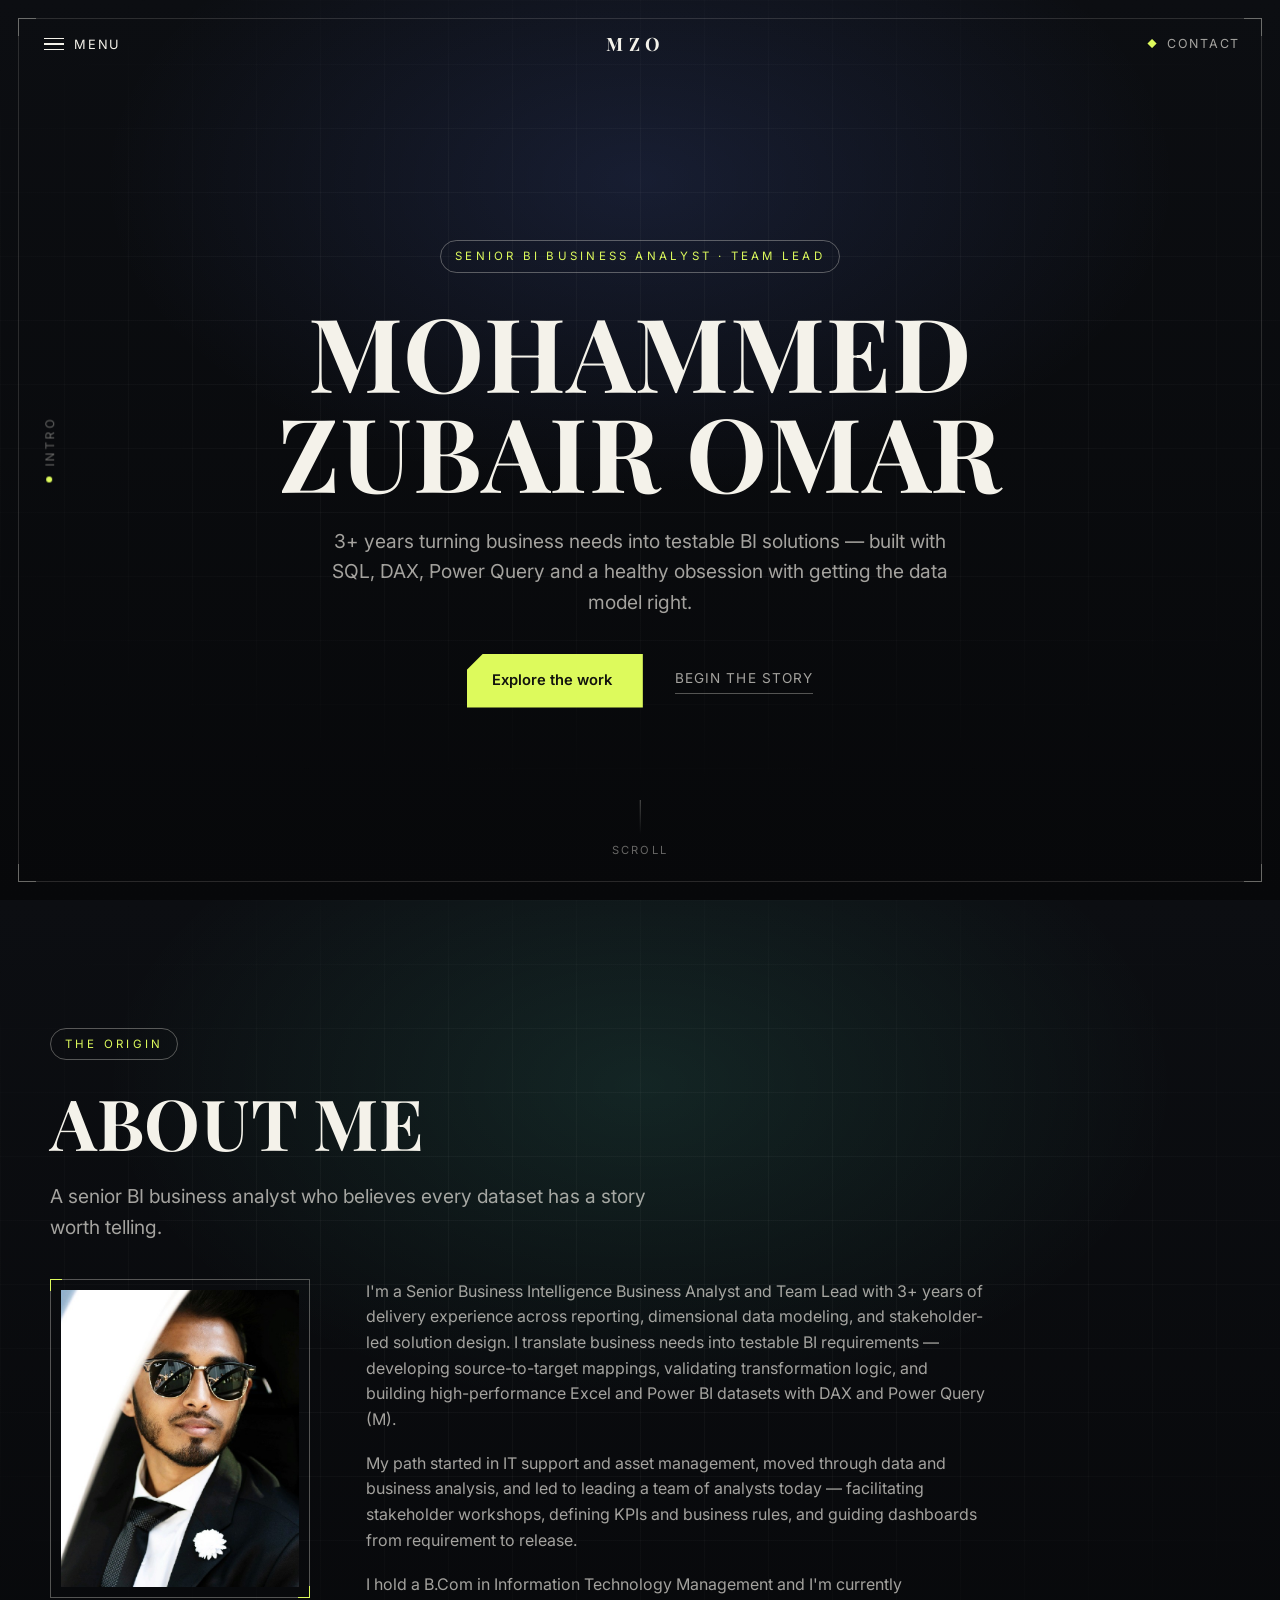
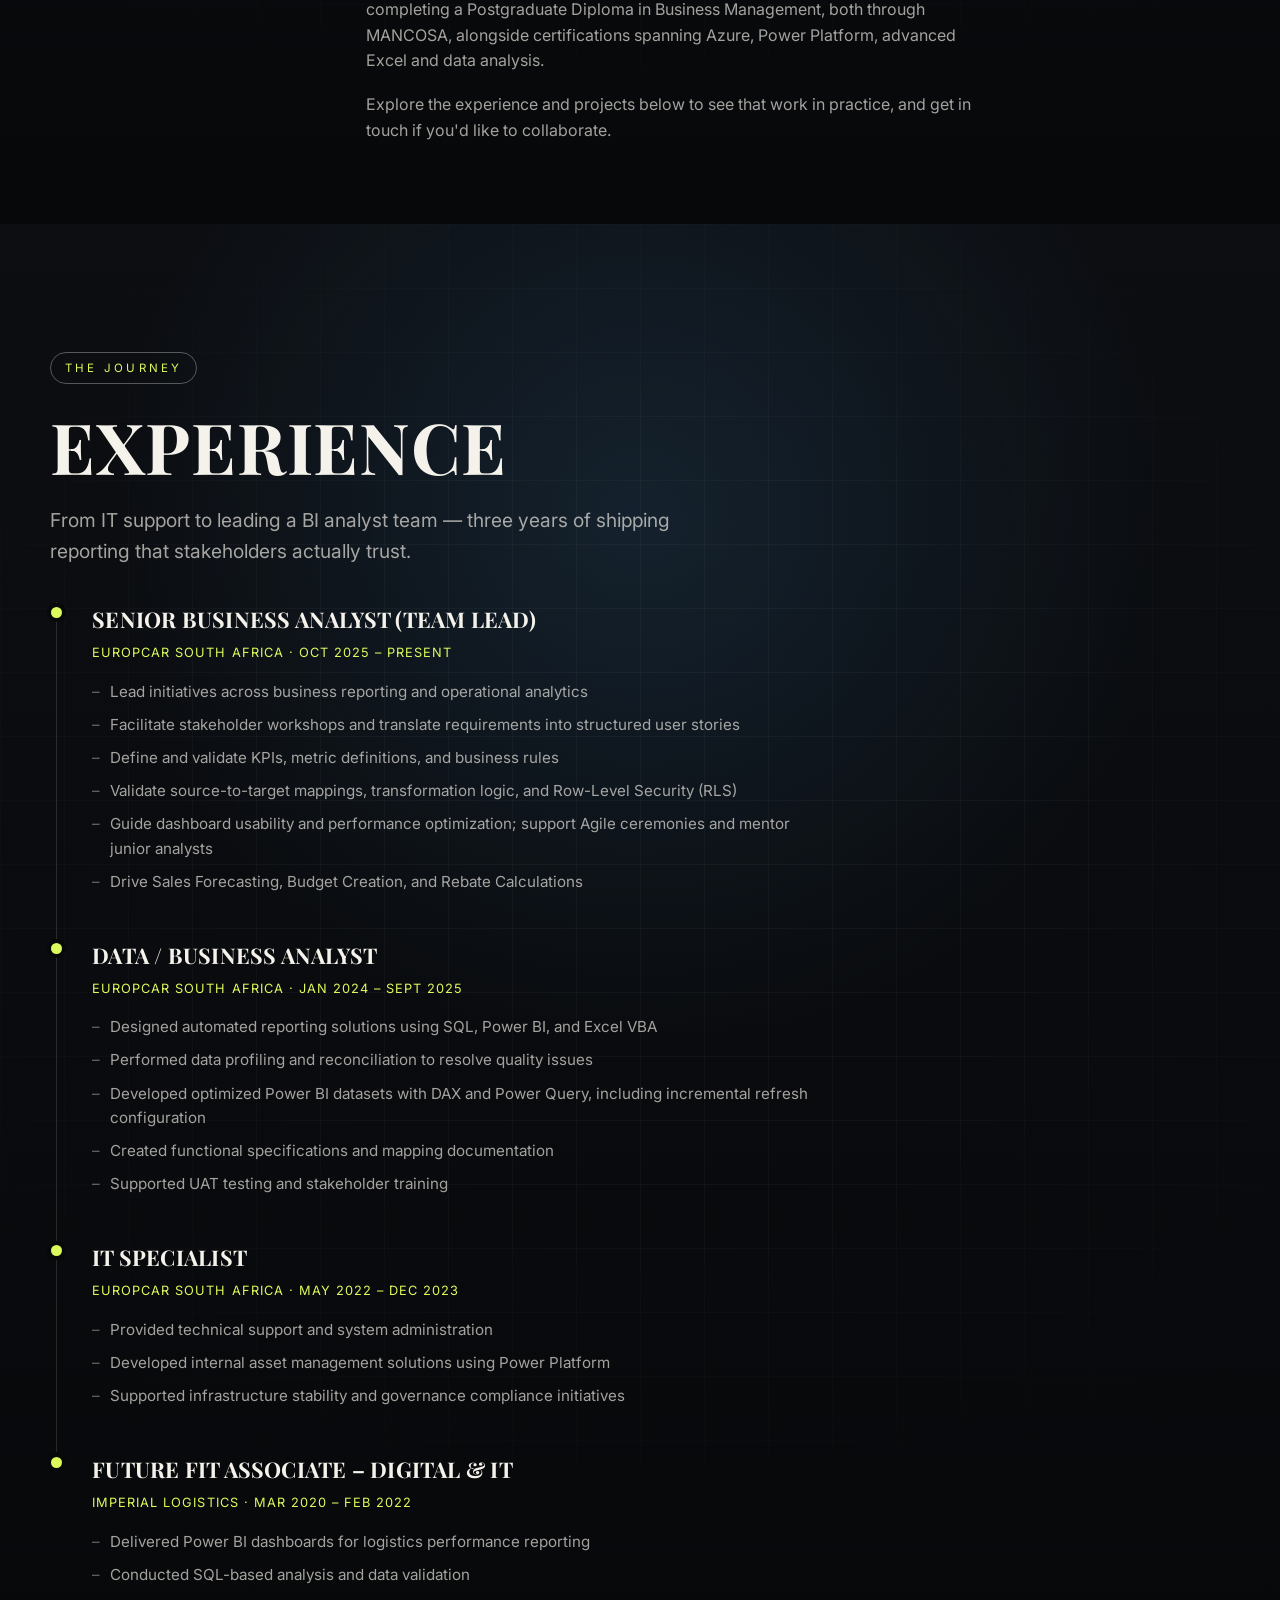
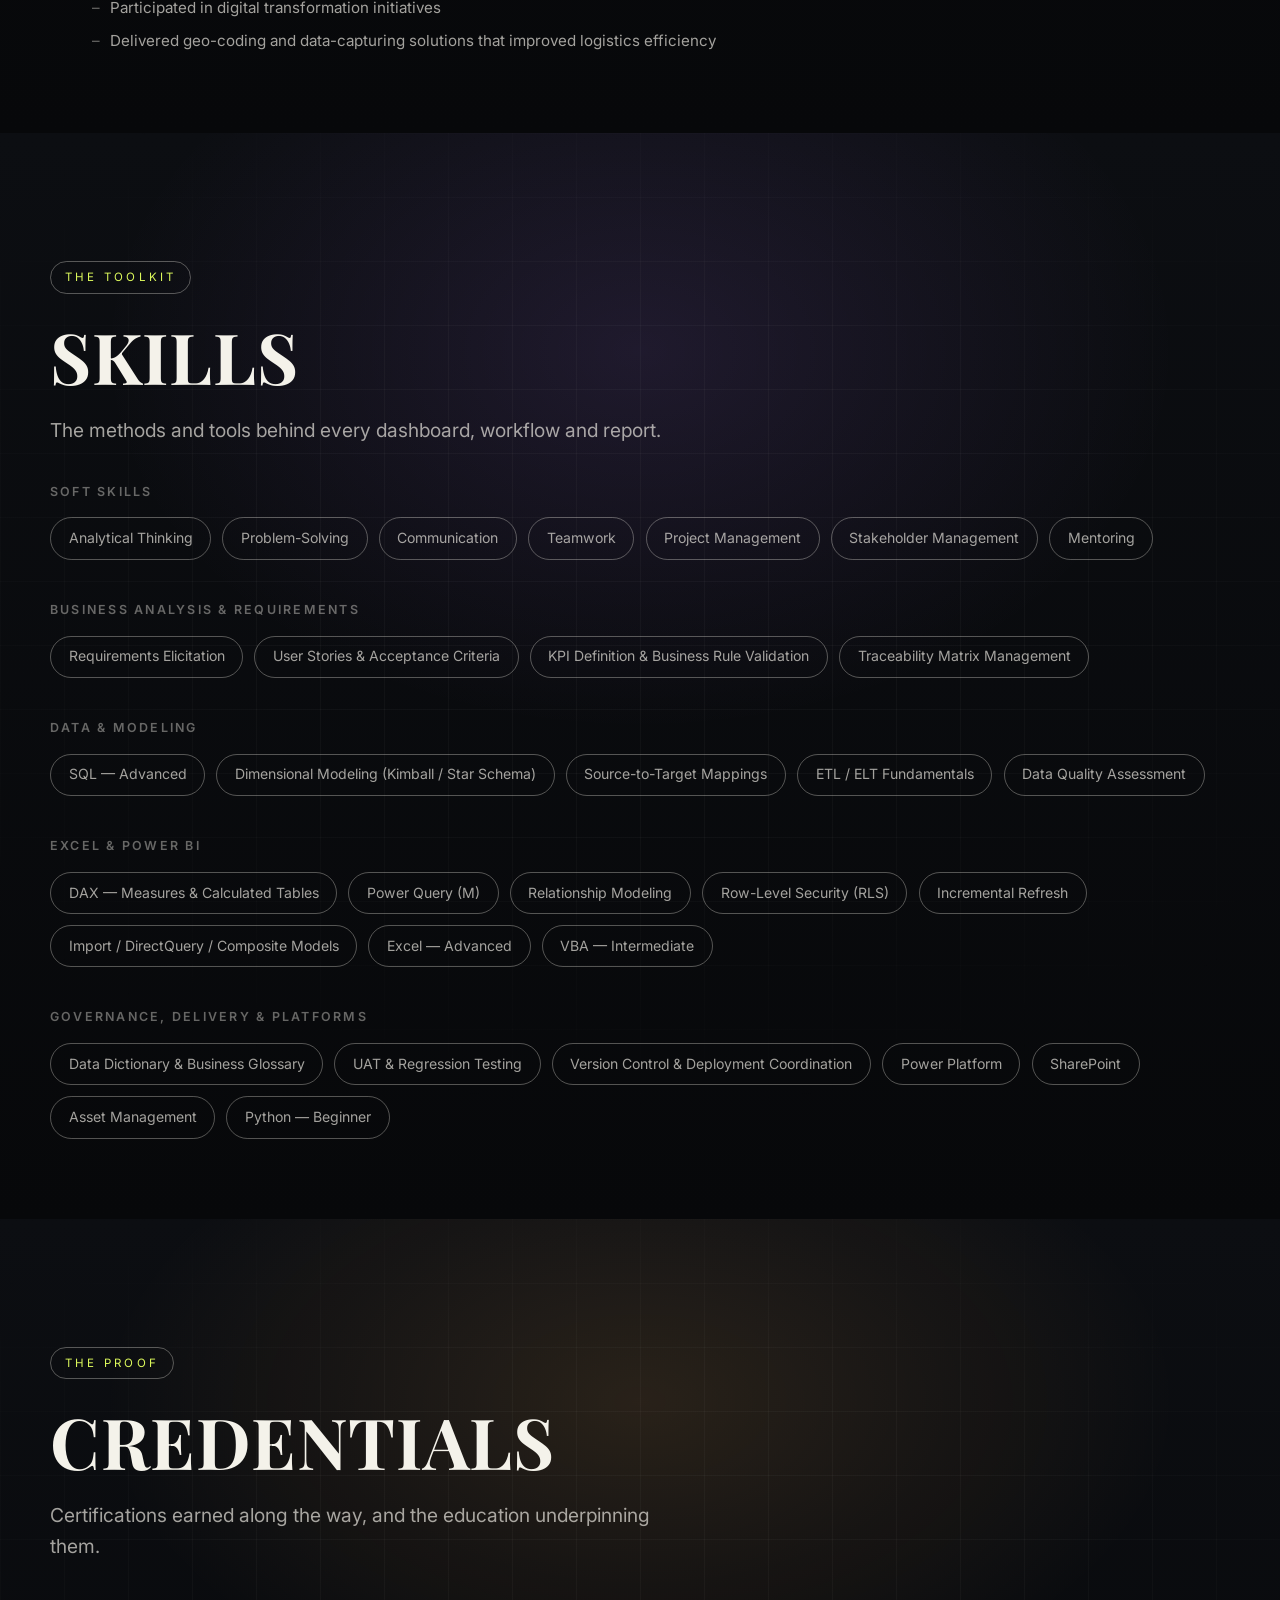
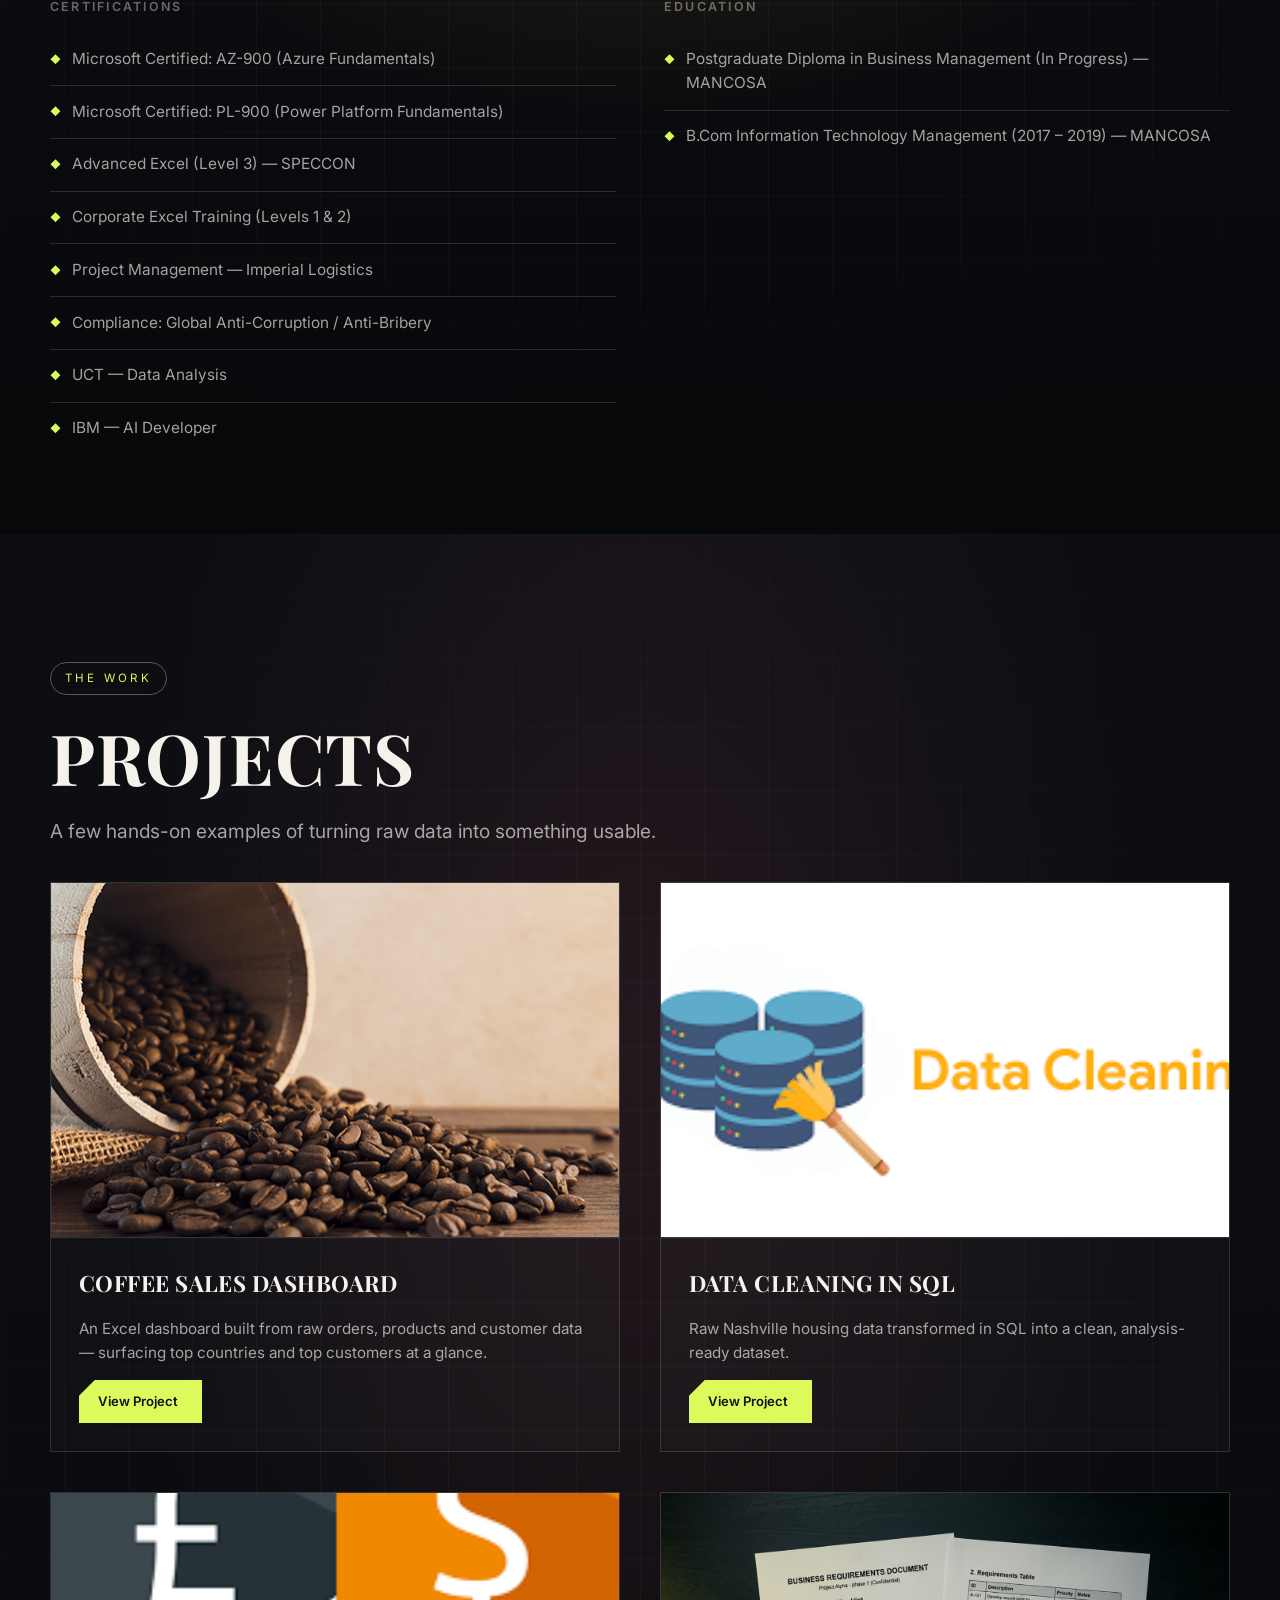
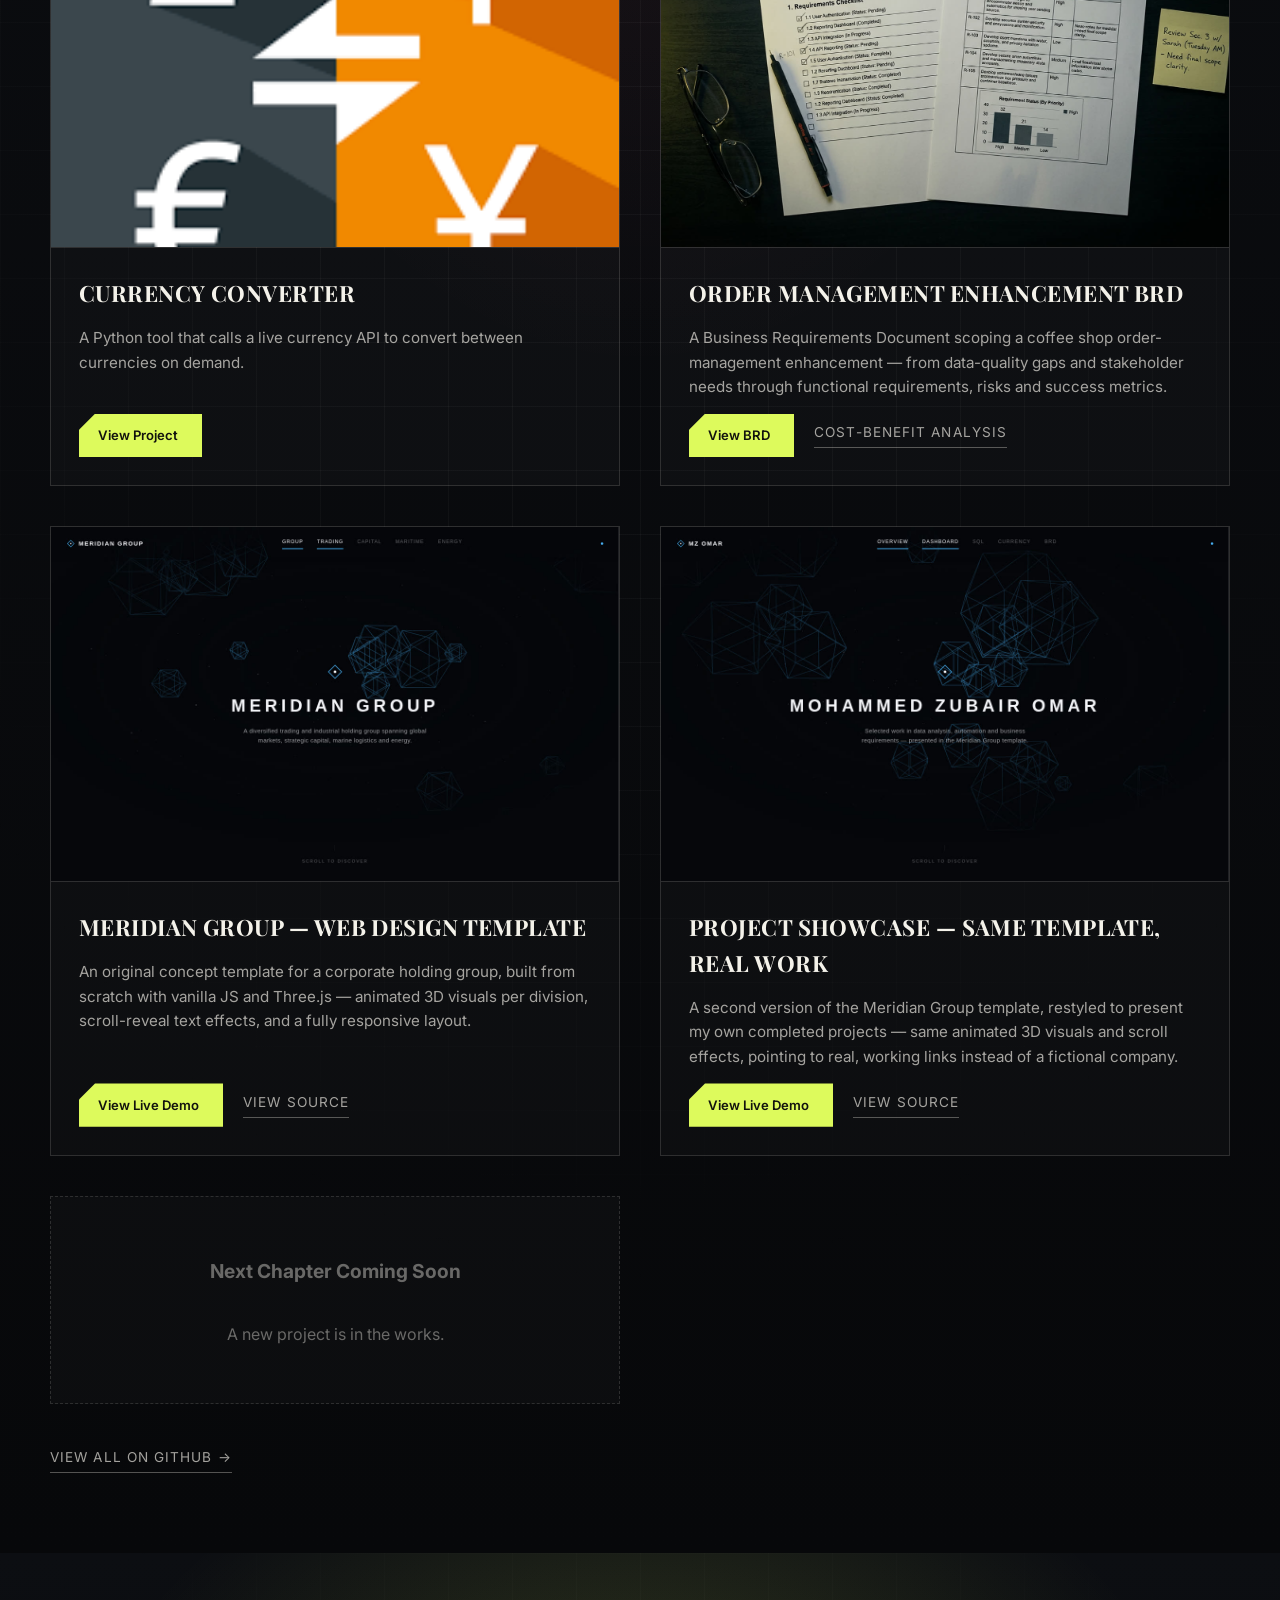
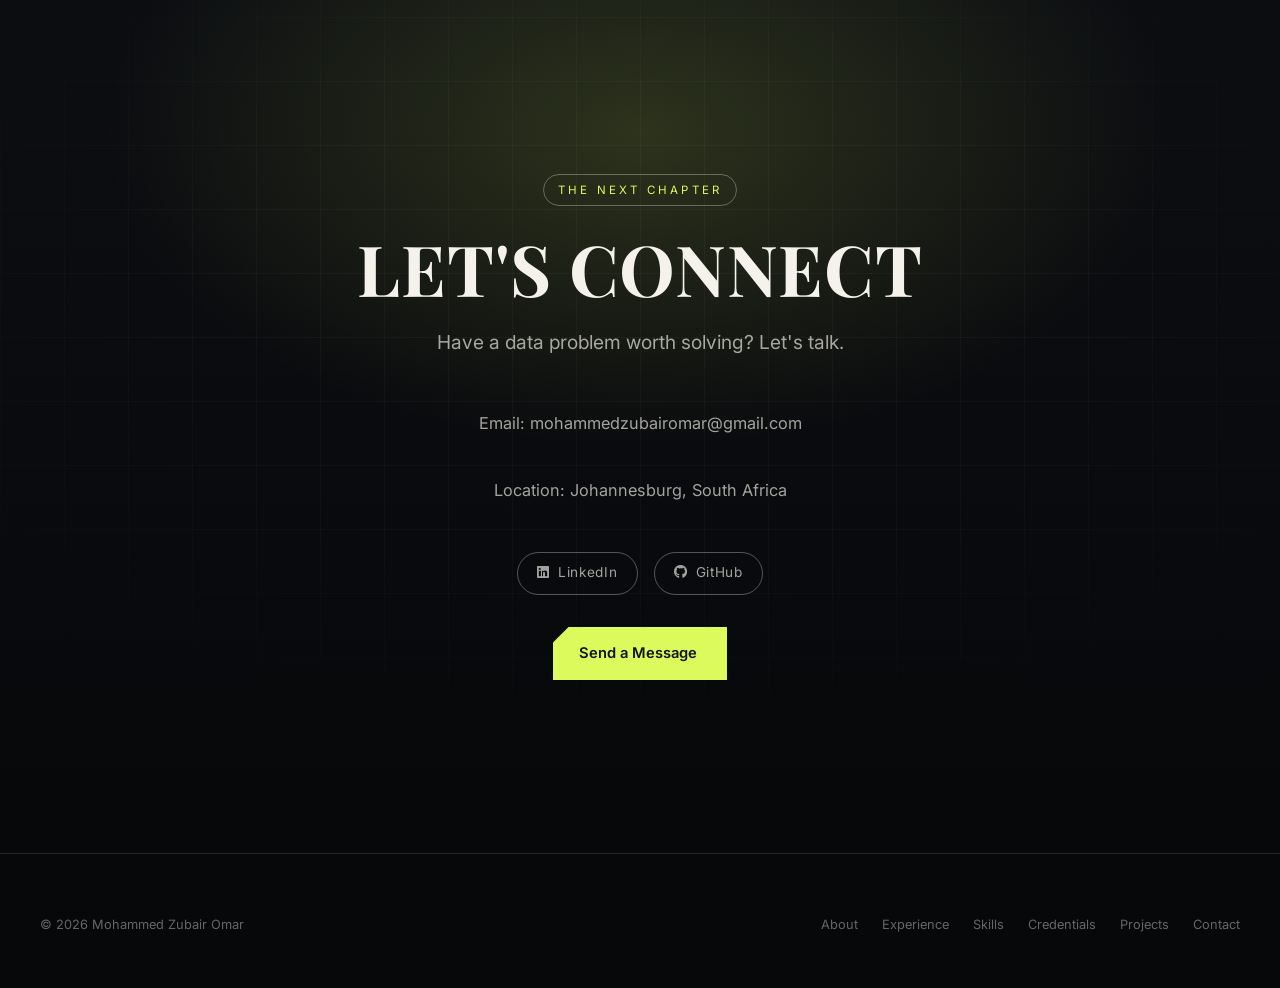
<file: index.html>
<!DOCTYPE HTML>
<html lang="en">
<head>
	<!-- Google tag (gtag.js) -->
	<script async src="https://www.googletagmanager.com/gtag/js?id=G-3NXGDLJWEB"></script>
	<script>
	  window.dataLayer = window.dataLayer || [];
	  function gtag(){dataLayer.push(arguments);}
	  gtag('js', new Date());
	  gtag('config', 'G-3NXGDLJWEB');
	</script>

	<title>Mohammed Zubair Omar — Senior Business Intelligence Business Analyst</title>
	<meta charset="utf-8" />
	<meta name="viewport" content="width=device-width, initial-scale=1" />
	<meta name="description" content="Mohammed Zubair Omar — Senior Business Intelligence Business Analyst &amp; Team Lead. SQL, DAX, Power Query, dimensional modeling and stakeholder-led BI delivery, told chapter by chapter." />
	<link rel="stylesheet" href="assets/css/main.css" />
</head>
<body>

	<canvas id="bg-canvas" aria-hidden="true"></canvas>

	<div id="hud-frame" aria-hidden="true">
		<span class="tl"></span><span class="tr"></span><span class="bl"></span><span class="br"></span>
	</div>

	<header id="site-header">
		<button class="menu-toggle" aria-haspopup="true" aria-controls="nav-overlay">
			<span class="bars"><span></span><span></span><span></span></span>
			Menu
		</button>
		<a href="#hero" class="logo-mark">MZO</a>
		<a href="#contact" class="nav-utility"><span class="dot">&#9670;</span> Contact</a>
	</header>

	<nav id="chapter-index" aria-hidden="true">
		<span class="dot"></span>
		<span class="label">Intro</span>
	</nav>

	<div id="nav-overlay">
		<button class="nav-close">Close &#10005;</button>
		<ul>
			<li><a href="#about">About</a></li>
			<li><a href="#experience">Experience</a></li>
			<li><a href="#skills">Skills</a></li>
			<li><a href="#credentials">Credentials</a></li>
			<li><a href="#projects">Projects</a></li>
			<li><a href="#contact">Contact</a></li>
		</ul>
		<div class="nav-social">
			<a href="https://www.linkedin.com/in/mzubairomar/" class="fab fa-linkedin" aria-label="LinkedIn"></a>
			<a href="https://github.com/MohammedZubairOmar/PortfolioProjects" class="fab fa-github" aria-label="GitHub"></a>
		</div>
	</div>

	<main>

		<!-- Hero -->
		<section id="hero" class="chapter chapter-hero" data-chapter="Intro">
			<div class="chapter-inner">
				<span class="eyebrow reveal">Senior BI Business Analyst &middot; Team Lead</span>
				<h1 class="headline reveal">Mohammed<br />Zubair Omar</h1>
				<p class="subtext reveal">3+ years turning business needs into testable BI solutions &mdash; built with SQL, DAX, Power Query and a healthy obsession with getting the data model right.</p>
				<div class="actions-row reveal" style="justify-content: center;">
					<a href="#projects" class="btn-ribbon">Explore the work</a>
					<a href="#about" class="btn-ghost">Begin the story</a>
				</div>
			</div>
			<div class="scroll-cue"><span class="line"></span>Scroll</div>
		</section>

		<!-- About -->
		<section id="about" class="chapter chapter-about" data-chapter="About">
			<div class="chapter-inner">
				<span class="eyebrow reveal">The Origin</span>
				<h2 class="headline reveal">About Me</h2>
				<p class="subtext reveal">A senior BI business analyst who believes every dataset has a story worth telling.</p>

				<div class="about-grid">
					<div class="about-photo reveal">
						<img src="images/1692087112961.jpg" alt="Mohammed Zubair Omar" />
						<span class="tl"></span><span class="br"></span>
					</div>
					<div class="about-copy reveal">
						<p>I'm a Senior Business Intelligence Business Analyst and Team Lead with 3+ years of delivery experience across reporting, dimensional data modeling, and stakeholder-led solution design. I translate business needs into testable BI requirements &mdash; developing source-to-target mappings, validating transformation logic, and building high-performance Excel and Power BI datasets with DAX and Power Query (M).</p>
						<p>My path started in IT support and asset management, moved through data and business analysis, and led to leading a team of analysts today &mdash; facilitating stakeholder workshops, defining KPIs and business rules, and guiding dashboards from requirement to release.</p>
						<p>I hold a B.Com in Information Technology Management and I'm currently completing a Postgraduate Diploma in Business Management, both through MANCOSA, alongside certifications spanning Azure, Power Platform, advanced Excel and data analysis.</p>
						<p>Explore the experience and projects below to see that work in practice, and get in touch if you'd like to collaborate.</p>
					</div>
				</div>
			</div>
		</section>

		<!-- Experience -->
		<section id="experience" class="chapter chapter-experience" data-chapter="Experience">
			<div class="chapter-inner">
				<span class="eyebrow reveal">The Journey</span>
				<h2 class="headline reveal">Experience</h2>
				<p class="subtext reveal">From IT support to leading a BI analyst team &mdash; three years of shipping reporting that stakeholders actually trust.</p>

				<div class="timeline">
					<div class="timeline-item reveal">
						<h3 class="timeline-role">Senior Business Analyst (Team Lead)</h3>
						<p class="timeline-meta">Europcar South Africa &middot; Oct 2025 &ndash; Present</p>
						<ul>
							<li>Lead initiatives across business reporting and operational analytics</li>
							<li>Facilitate stakeholder workshops and translate requirements into structured user stories</li>
							<li>Define and validate KPIs, metric definitions, and business rules</li>
							<li>Validate source-to-target mappings, transformation logic, and Row-Level Security (RLS)</li>
							<li>Guide dashboard usability and performance optimization; support Agile ceremonies and mentor junior analysts</li>
							<li>Drive Sales Forecasting, Budget Creation, and Rebate Calculations</li>
						</ul>
					</div>

					<div class="timeline-item reveal">
						<h3 class="timeline-role">Data / Business Analyst</h3>
						<p class="timeline-meta">Europcar South Africa &middot; Jan 2024 &ndash; Sept 2025</p>
						<ul>
							<li>Designed automated reporting solutions using SQL, Power BI, and Excel VBA</li>
							<li>Performed data profiling and reconciliation to resolve quality issues</li>
							<li>Developed optimized Power BI datasets with DAX and Power Query, including incremental refresh configuration</li>
							<li>Created functional specifications and mapping documentation</li>
							<li>Supported UAT testing and stakeholder training</li>
						</ul>
					</div>

					<div class="timeline-item reveal">
						<h3 class="timeline-role">IT Specialist</h3>
						<p class="timeline-meta">Europcar South Africa &middot; May 2022 &ndash; Dec 2023</p>
						<ul>
							<li>Provided technical support and system administration</li>
							<li>Developed internal asset management solutions using Power Platform</li>
							<li>Supported infrastructure stability and governance compliance initiatives</li>
						</ul>
					</div>

					<div class="timeline-item reveal">
						<h3 class="timeline-role">Future Fit Associate &ndash; Digital &amp; IT</h3>
						<p class="timeline-meta">Imperial Logistics &middot; Mar 2020 &ndash; Feb 2022</p>
						<ul>
							<li>Delivered Power BI dashboards for logistics performance reporting</li>
							<li>Conducted SQL-based analysis and data validation</li>
							<li>Participated in digital transformation initiatives</li>
							<li>Delivered geo-coding and data-capturing solutions that improved logistics efficiency</li>
						</ul>
					</div>
				</div>
			</div>
		</section>

		<!-- Skills -->
		<section id="skills" class="chapter chapter-skills" data-chapter="Skills">
			<div class="chapter-inner">
				<span class="eyebrow reveal">The Toolkit</span>
				<h2 class="headline reveal">Skills</h2>
				<p class="subtext reveal">The methods and tools behind every dashboard, workflow and report.</p>

				<div class="skill-group reveal">
					<h3>Soft Skills</h3>
					<div class="tag-row">
						<span class="tag">Analytical Thinking</span>
						<span class="tag">Problem-Solving</span>
						<span class="tag">Communication</span>
						<span class="tag">Teamwork</span>
						<span class="tag">Project Management</span>
						<span class="tag">Stakeholder Management</span>
						<span class="tag">Mentoring</span>
					</div>
				</div>

				<div class="skill-group reveal">
					<h3>Business Analysis &amp; Requirements</h3>
					<div class="tag-row">
						<span class="tag">Requirements Elicitation</span>
						<span class="tag">User Stories &amp; Acceptance Criteria</span>
						<span class="tag">KPI Definition &amp; Business Rule Validation</span>
						<span class="tag">Traceability Matrix Management</span>
					</div>
				</div>

				<div class="skill-group reveal">
					<h3>Data &amp; Modeling</h3>
					<div class="tag-row">
						<span class="tag">SQL &mdash; Advanced</span>
						<span class="tag">Dimensional Modeling (Kimball / Star Schema)</span>
						<span class="tag">Source-to-Target Mappings</span>
						<span class="tag">ETL / ELT Fundamentals</span>
						<span class="tag">Data Quality Assessment</span>
					</div>
				</div>

				<div class="skill-group reveal">
					<h3>Excel &amp; Power BI</h3>
					<div class="tag-row">
						<span class="tag">DAX &mdash; Measures &amp; Calculated Tables</span>
						<span class="tag">Power Query (M)</span>
						<span class="tag">Relationship Modeling</span>
						<span class="tag">Row-Level Security (RLS)</span>
						<span class="tag">Incremental Refresh</span>
						<span class="tag">Import / DirectQuery / Composite Models</span>
						<span class="tag">Excel &mdash; Advanced</span>
						<span class="tag">VBA &mdash; Intermediate</span>
					</div>
				</div>

				<div class="skill-group reveal">
					<h3>Governance, Delivery &amp; Platforms</h3>
					<div class="tag-row">
						<span class="tag">Data Dictionary &amp; Business Glossary</span>
						<span class="tag">UAT &amp; Regression Testing</span>
						<span class="tag">Version Control &amp; Deployment Coordination</span>
						<span class="tag">Power Platform</span>
						<span class="tag">SharePoint</span>
						<span class="tag">Asset Management</span>
						<span class="tag">Python &mdash; Beginner</span>
					</div>
				</div>
			</div>
		</section>

		<!-- Credentials -->
		<section id="credentials" class="chapter chapter-credentials" data-chapter="Credentials">
			<div class="chapter-inner">
				<span class="eyebrow reveal">The Proof</span>
				<h2 class="headline reveal">Credentials</h2>
				<p class="subtext reveal">Certifications earned along the way, and the education underpinning them.</p>

				<div class="cert-columns">
					<div class="reveal">
						<h3>Certifications</h3>
						<ul class="cert-list">
							<li>Microsoft Certified: AZ-900 (Azure Fundamentals)</li>
							<li>Microsoft Certified: PL-900 (Power Platform Fundamentals)</li>
							<li>Advanced Excel (Level 3) &mdash; SPECCON</li>
							<li>Corporate Excel Training (Levels 1 &amp; 2)</li>
							<li>Project Management &mdash; Imperial Logistics</li>
							<li>Compliance: Global Anti-Corruption / Anti-Bribery</li>
							<li>UCT &mdash; Data Analysis</li>
							<li>IBM &mdash; AI Developer</li>
						</ul>
					</div>
					<div class="reveal">
						<h3>Education</h3>
						<ul class="cert-list">
							<li>Postgraduate Diploma in Business Management (In Progress) &mdash; MANCOSA</li>
							<li>B.Com Information Technology Management (2017 &ndash; 2019) &mdash; MANCOSA</li>
						</ul>
					</div>
				</div>
			</div>
		</section>

		<!-- Projects -->
		<section id="projects" class="chapter chapter-projects" data-chapter="Projects">
			<div class="chapter-inner">
				<span class="eyebrow reveal">The Work</span>
				<h2 class="headline reveal">Projects</h2>
				<p class="subtext reveal">A few hands-on examples of turning raw data into something usable.</p>

				<div class="project-grid">
					<div class="project-card reveal">
						<div class="project-thumb"><img src="images/Coffee-Solutions.jpg" alt="Coffee Sales Dashboard" /></div>
						<div class="project-body">
							<h3>Coffee Sales Dashboard</h3>
							<p>An Excel dashboard built from raw orders, products and customer data &mdash; surfacing top countries and top customers at a glance.</p>
							<a href="https://github.com/MohammedZubairOmar/PortfolioProjects/blob/main/coffeeOrdersProject.xlsx" class="btn-ribbon">View Project</a>
						</div>
					</div>

					<div class="project-card reveal">
						<div class="project-thumb"><img src="images/Data Cleaning.jpg" alt="Data Cleaning in SQL" /></div>
						<div class="project-body">
							<h3>Data Cleaning in SQL</h3>
							<p>Raw Nashville housing data transformed in SQL into a clean, analysis-ready dataset.</p>
							<a href="https://github.com/MohammedZubairOmar/PortfolioProjects/blob/main/Nashville%20Housing%20-%20Data%20Cleaning.sql" class="btn-ribbon">View Project</a>
						</div>
					</div>

					<div class="project-card reveal">
						<div class="project-thumb"><img src="images/currency converter.png" alt="Currency Converter" /></div>
						<div class="project-body">
							<h3>Currency Converter</h3>
							<p>A Python tool that calls a live currency API to convert between currencies on demand.</p>
							<a href="https://github.com/MohammedZubairOmar/PortfolioProjects/blob/main/Currency.py" class="btn-ribbon">View Project</a>
						</div>
					</div>

					<div class="project-card reveal">
						<div class="project-thumb"><img src="images/BRD-thumbnail.jpg" alt="Order Management Enhancement BRD" /></div>
						<div class="project-body">
							<h3>Order Management Enhancement BRD</h3>
							<p>A Business Requirements Document scoping a coffee shop order-management enhancement &mdash; from data-quality gaps and stakeholder needs through functional requirements, risks and success metrics.</p>
							<div class="actions-row" style="gap: 1.25rem;">
								<a href="https://github.com/MohammedZubairOmar/PortfolioProjects/blob/main/BRD%20-%20Coffee%20Shop%20Order%20Management%20Enhancement.md" class="btn-ribbon">View BRD</a>
								<a href="https://github.com/MohammedZubairOmar/PortfolioProjects/blob/main/Cost-Benefit%20Analysis%20-%20Order%20Management%20System%20Enhancement.xlsx" class="btn-ghost">Cost-Benefit Analysis</a>
							</div>
						</div>
					</div>

					<div class="project-card reveal">
						<div class="project-thumb"><img src="images/Meridian-Group-thumbnail.jpg" alt="Meridian Group concept template" /></div>
						<div class="project-body">
							<h3>Meridian Group &mdash; Web Design Template</h3>
							<p>An original concept template for a corporate holding group, built from scratch with vanilla JS and Three.js &mdash; animated 3D visuals per division, scroll-reveal text effects, and a fully responsive layout.</p>
							<div class="actions-row" style="gap: 1.25rem;">
								<a href="projects/meridian-group/index.html" class="btn-ribbon">View Live Demo</a>
								<a href="https://github.com/MohammedZubairOmar/MZOmar.github.io/tree/main/projects/meridian-group" class="btn-ghost">View Source</a>
							</div>
						</div>
					</div>

					<div class="project-card reveal">
						<div class="project-thumb"><img src="images/MZ-Omar-Showcase-thumbnail.jpg" alt="Project showcase built in the Meridian Group template" /></div>
						<div class="project-body">
							<h3>Project Showcase &mdash; Same Template, Real Work</h3>
							<p>A second version of the Meridian Group template, restyled to present my own completed projects &mdash; same animated 3D visuals and scroll effects, pointing to real, working links instead of a fictional company.</p>
							<div class="actions-row" style="gap: 1.25rem;">
								<a href="projects/meridian-group/overview.html" class="btn-ribbon">View Live Demo</a>
								<a href="https://github.com/MohammedZubairOmar/MZOmar.github.io/blob/main/projects/meridian-group/overview.html" class="btn-ghost">View Source</a>
							</div>
						</div>
					</div>

					<div class="project-card is-placeholder reveal">
						<h3>Next Chapter Coming Soon</h3>
						<p>A new project is in the works.</p>
					</div>
				</div>

				<div class="projects-footer reveal">
					<a href="https://github.com/MohammedZubairOmar/PortfolioProjects" class="btn-ghost">View all on GitHub &rarr;</a>
				</div>
			</div>
		</section>

		<!-- Contact -->
		<section id="contact" class="chapter chapter-contact" data-chapter="Contact">
			<div class="chapter-inner">
				<span class="eyebrow reveal">The Next Chapter</span>
				<h2 class="headline reveal">Let's Connect</h2>
				<p class="subtext reveal">Have a data problem worth solving? Let's talk.</p>

				<div class="contact-meta reveal">
					<p>Email: <a href="mailto:mohammedzubairomar@gmail.com">mohammedzubairomar@gmail.com</a></p>
					<p>Location: Johannesburg, South Africa</p>
				</div>

				<div class="social-row reveal">
					<a href="https://www.linkedin.com/in/mzubairomar/"><span class="fab fa-linkedin"></span> LinkedIn</a>
					<a href="https://github.com/MohammedZubairOmar/PortfolioProjects"><span class="fab fa-github"></span> GitHub</a>
				</div>

				<div class="actions-row reveal" style="justify-content: center;">
					<a href="mailto:mohammedzubairomar@gmail.com" class="btn-ribbon">Send a Message</a>
				</div>
			</div>
		</section>

	</main>

	<footer id="site-footer">
		<p>&copy; 2026 Mohammed Zubair Omar</p>
		<ul class="footer-links">
			<li><a href="#about">About</a></li>
			<li><a href="#experience">Experience</a></li>
			<li><a href="#skills">Skills</a></li>
			<li><a href="#credentials">Credentials</a></li>
			<li><a href="#projects">Projects</a></li>
			<li><a href="#contact">Contact</a></li>
		</ul>
	</footer>

	<script src="assets/js/main.js"></script>

</body>
</html>
</file>
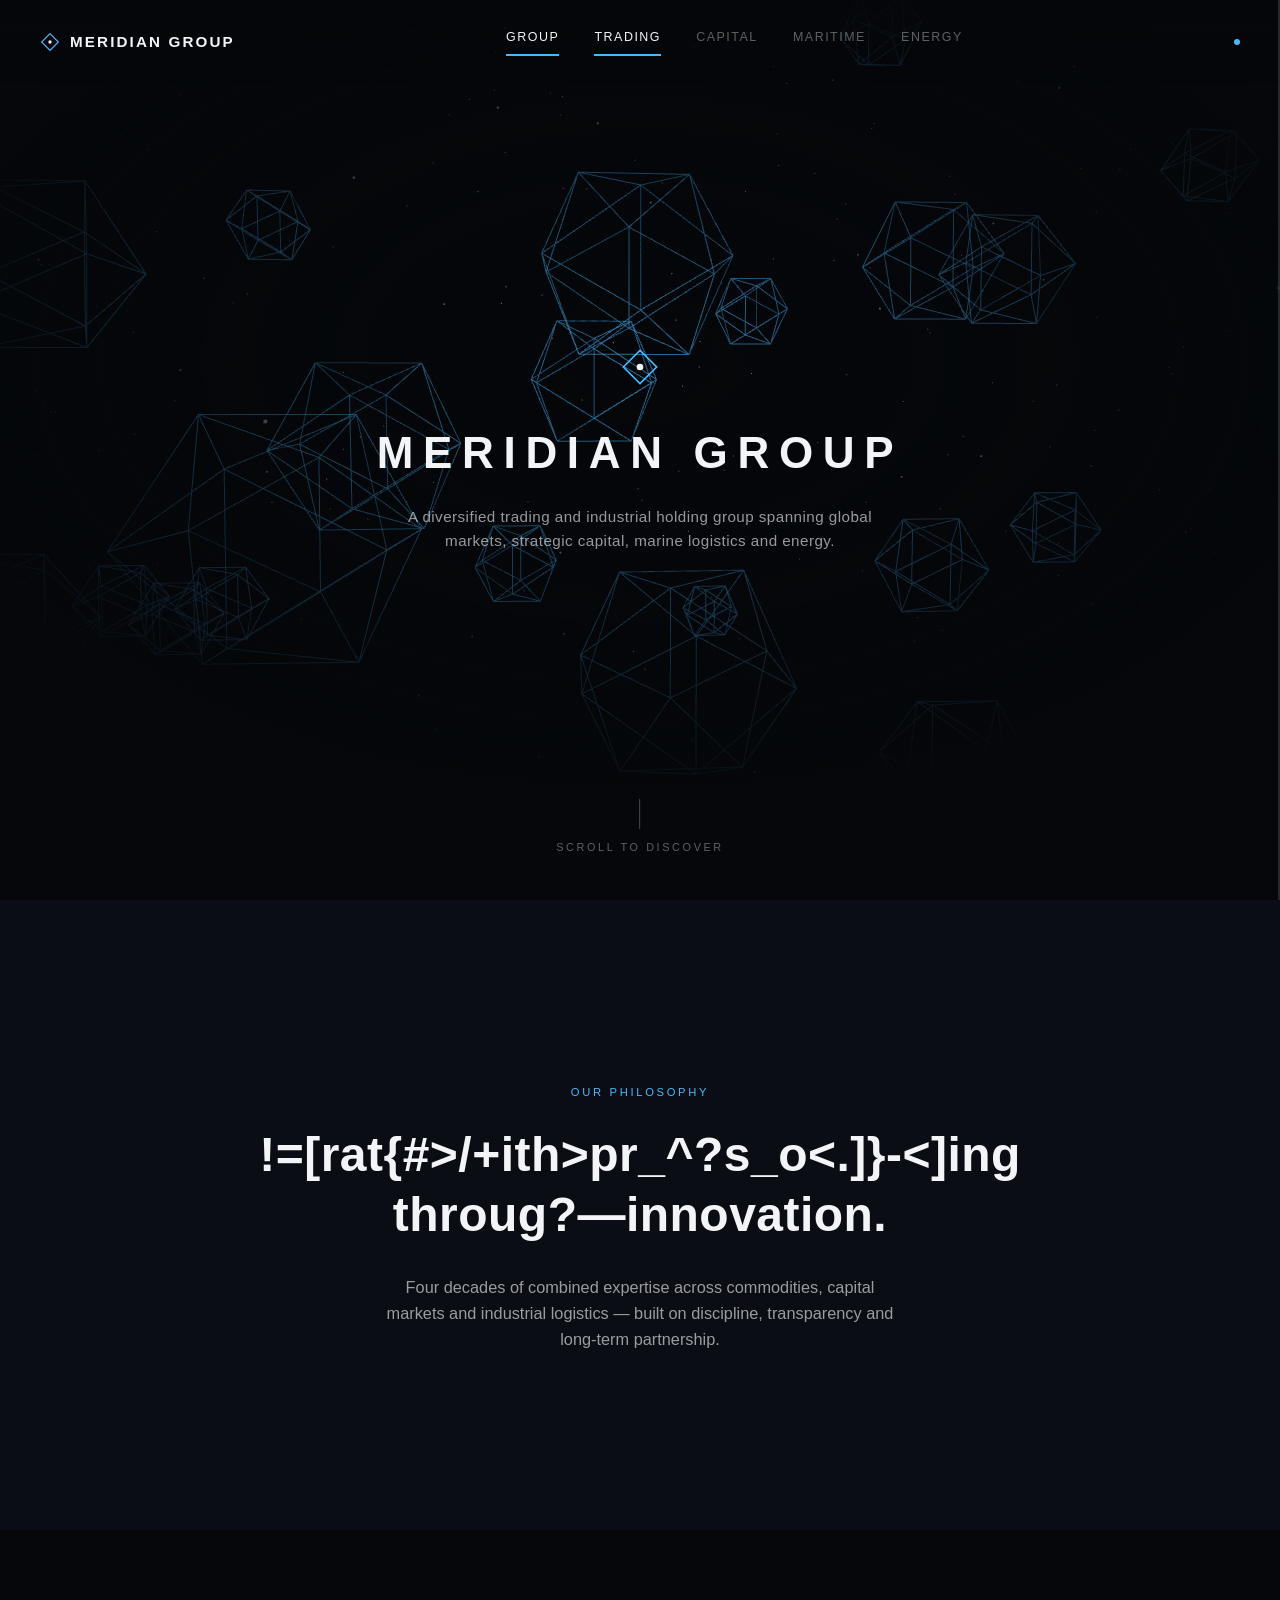
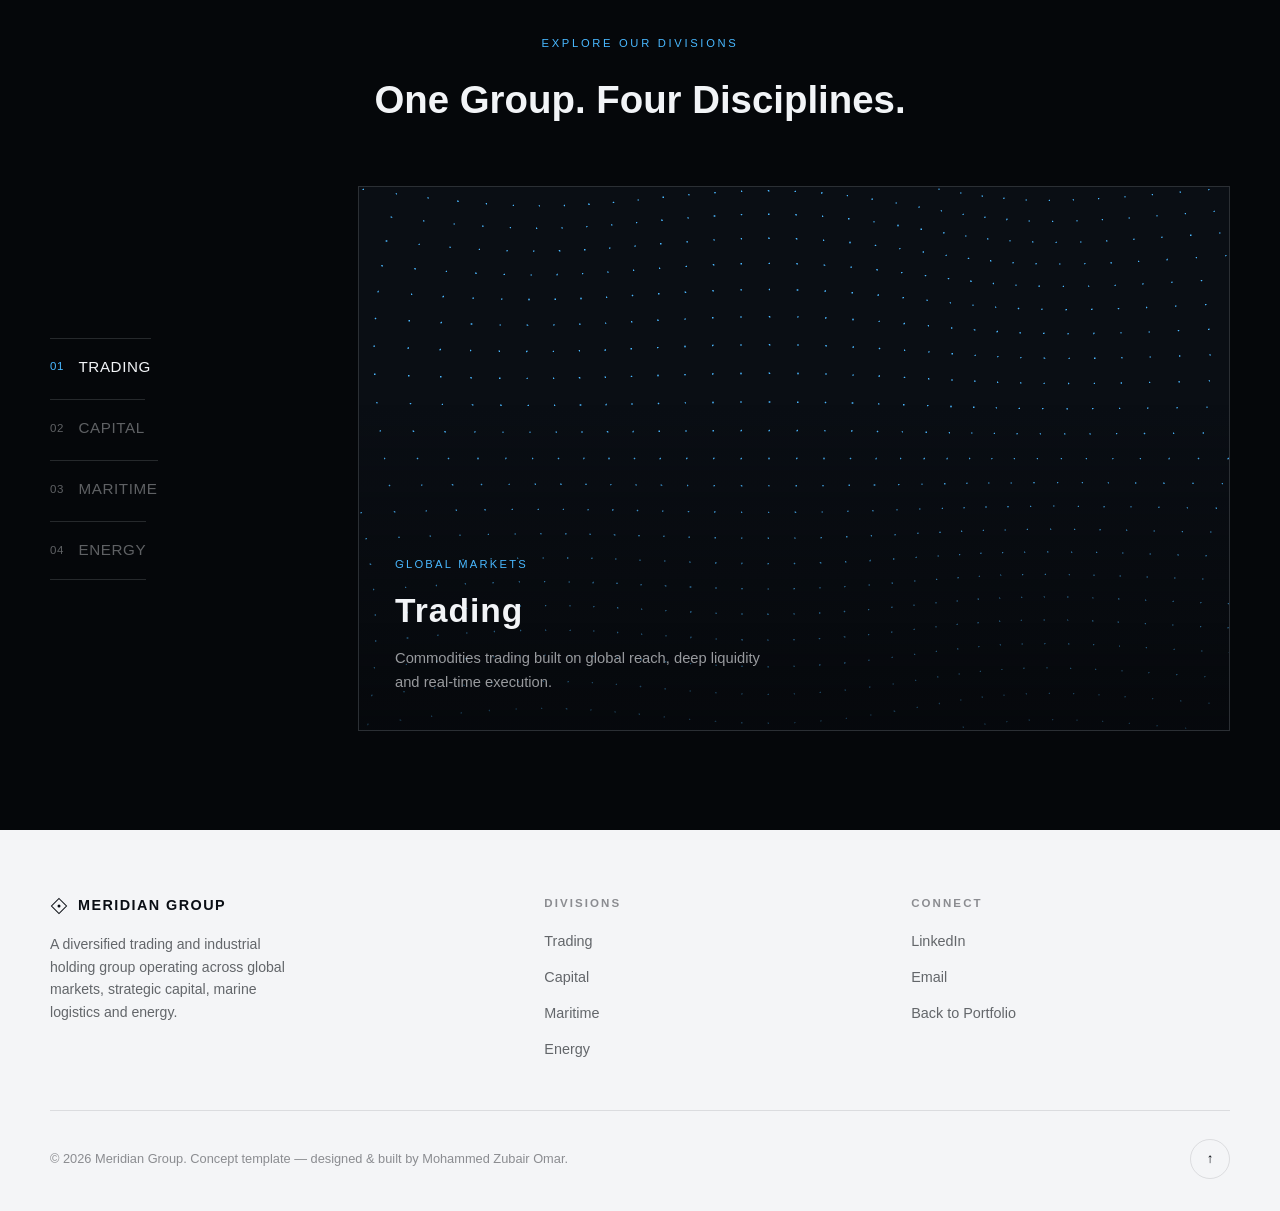
<file: projects/meridian-group/index.html>
<!DOCTYPE html>
<html lang="en">
<head>
	<meta charset="utf-8" />
	<meta name="viewport" content="width=device-width, initial-scale=1" />
	<title>Meridian Group — Trading, Capital, Maritime &amp; Energy</title>
	<meta name="description" content="Meridian Group is an original concept template for a diversified trading and industrial holding group, designed and built by Mohammed Zubair Omar." />
	<link rel="stylesheet" href="assets/css/style.css" />
</head>
<body>

	<div id="scroll-progress"><div class="fill"></div></div>

	<header id="site-header">
		<a href="#hero" class="brand">
			<svg class="mark" viewBox="0 0 24 24" fill="none"><path d="M12 2 L22 12 L12 22 L2 12 Z" stroke-width="1.4"/><circle cx="12" cy="12" r="2" fill="currentColor" stroke="none"/></svg>
			Meridian Group
		</a>
		<nav id="tab-nav">
			<a href="#hero" class="is-active">Group</a>
			<a href="#divisions" data-division="0">Trading</a>
			<a href="#divisions" data-division="1">Capital</a>
			<a href="#divisions" data-division="2">Maritime</a>
			<a href="#divisions" data-division="3">Energy</a>
		</nav>
		<div class="header-right">
			<span class="dot-indicator"></span>
			<button class="menu-toggle" aria-label="Open menu"><span></span><span></span><span></span></button>
		</div>
	</header>

	<div id="nav-overlay">
		<button class="nav-close">Close &#10005;</button>
		<a href="#hero">Group</a>
		<a href="#mission">Mission</a>
		<a href="#divisions">Divisions</a>
		<a href="#site-footer">Contact</a>
	</div>

	<main>

		<section id="hero">
			<canvas id="hero-canvas"></canvas>
			<div class="hero-content">
				<svg class="hero-mark" viewBox="0 0 24 24" fill="none"><path d="M12 2 L22 12 L12 22 L2 12 Z" stroke-width="1"/><circle cx="12" cy="12" r="2" fill="currentColor" stroke="none"/></svg>
				<h1>Meridian Group</h1>
				<p>A diversified trading and industrial holding group spanning global markets, strategic capital, marine logistics and energy.</p>
			</div>
			<div class="scroll-cue"><span class="line"></span>Scroll to discover</div>
		</section>

		<section id="mission">
			<div class="inner">
				<span class="eyebrow">Our Philosophy</span>
				<h2 id="mission-headline" data-text="Operating with precision. Leading through innovation.">Operating with precision. Leading through innovation.</h2>
				<p>Four decades of combined expertise across commodities, capital markets and industrial logistics — built on discipline, transparency and long-term partnership.</p>
			</div>
		</section>

		<section id="divisions">
			<div class="divisions-head">
				<span class="eyebrow">Explore Our Divisions</span>
				<h2>One Group. Four Disciplines.</h2>
			</div>
			<div class="division-grid">
				<ul class="division-list" id="division-list"></ul>
				<div class="division-stage">
					<canvas id="division-canvas"></canvas>
					<div class="division-copy">
						<span class="tag" id="division-tag"></span>
						<h3 id="division-title"></h3>
						<p id="division-desc"></p>
					</div>
				</div>
			</div>
		</section>

	</main>

	<footer id="site-footer">
		<div class="footer-grid">
			<div>
				<div class="footer-brand">
					<svg class="mark" viewBox="0 0 24 24" fill="none"><path d="M12 2 L22 12 L12 22 L2 12 Z" stroke-width="1.4"/><circle cx="12" cy="12" r="2" fill="currentColor" stroke="none"/></svg>
					Meridian Group
				</div>
				<p>A diversified trading and industrial holding group operating across global markets, strategic capital, marine logistics and energy.</p>
			</div>
			<div class="footer-col">
				<h4>Divisions</h4>
				<ul>
					<li><a href="#divisions">Trading</a></li>
					<li><a href="#divisions">Capital</a></li>
					<li><a href="#divisions">Maritime</a></li>
					<li><a href="#divisions">Energy</a></li>
				</ul>
			</div>
			<div class="footer-col">
				<h4>Connect</h4>
				<ul>
					<li><a href="https://www.linkedin.com/in/mzubairomar/">LinkedIn</a></li>
					<li><a href="mailto:mohammedzubairomar@gmail.com">Email</a></li>
					<li><a href="../../index.html#projects">Back to Portfolio</a></li>
				</ul>
			</div>
		</div>
		<div class="footer-bottom">
			<span>&copy; 2026 Meridian Group. Concept template &mdash; designed &amp; built by Mohammed Zubair Omar.</span>
			<button id="to-top" aria-label="Scroll to top">&uarr;</button>
		</div>
	</footer>

	<script src="assets/vendor/three.min.js"></script>
	<script src="assets/js/main.js"></script>

</body>
</html>
</file>
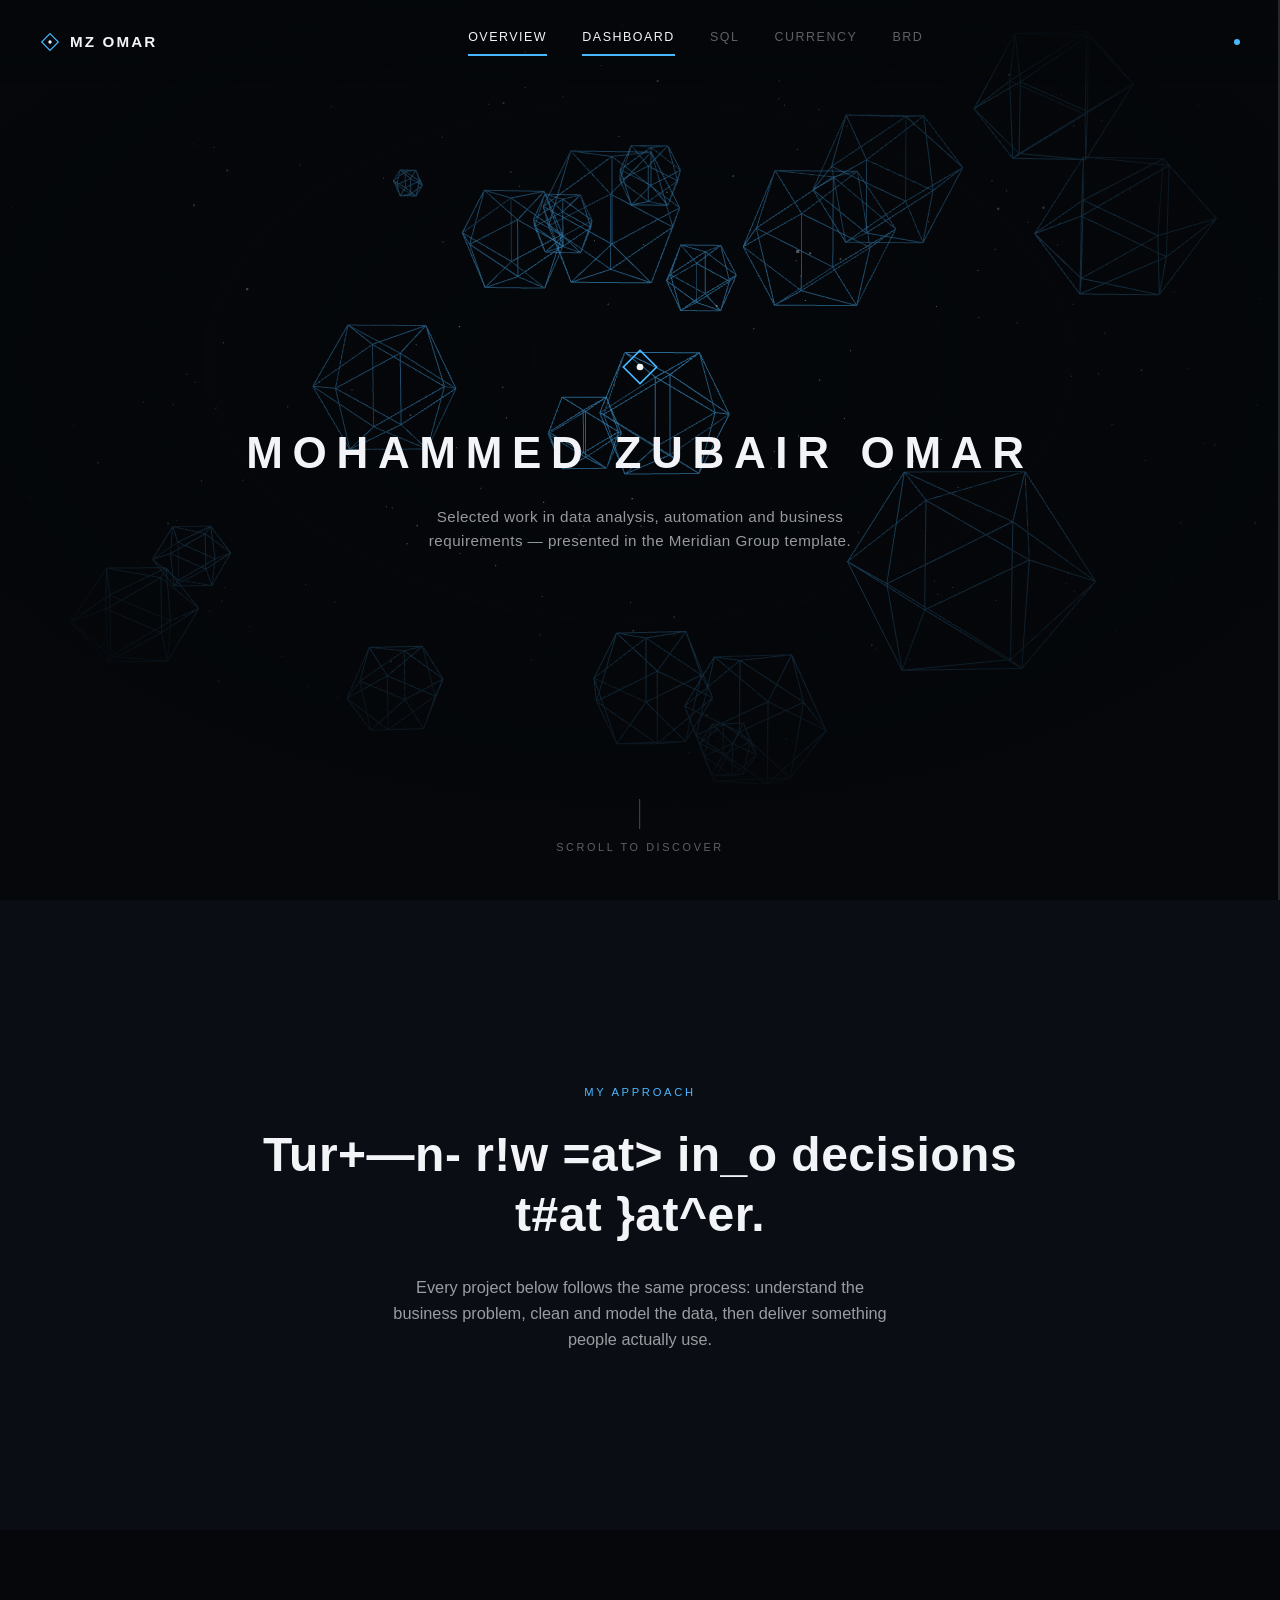
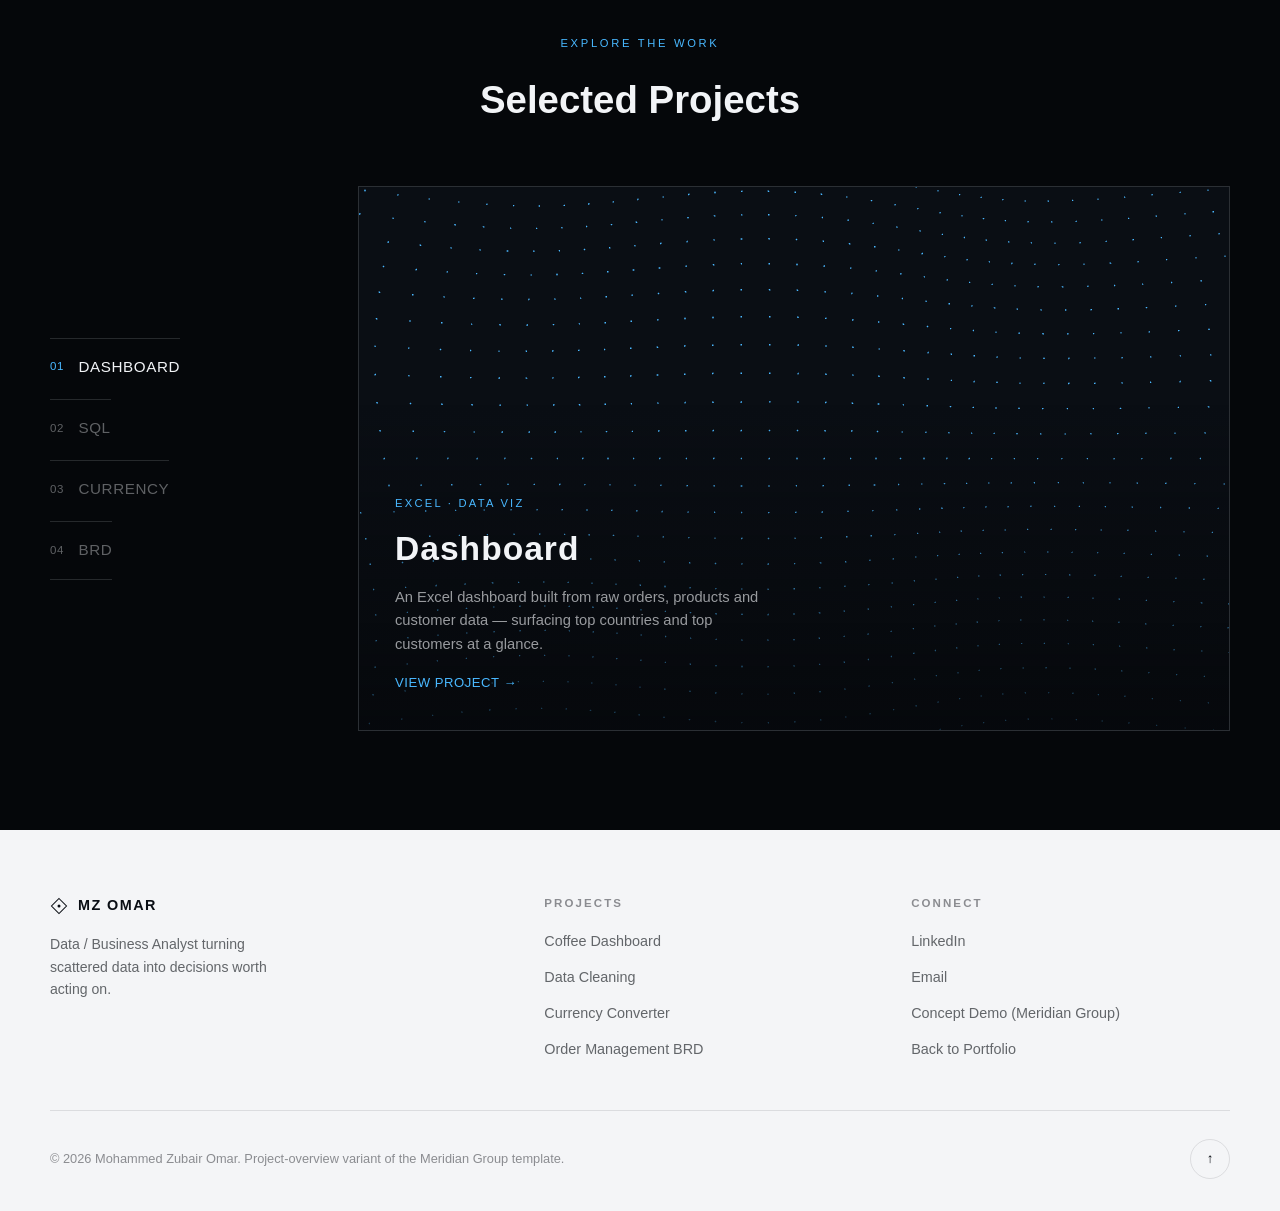
<file: projects/meridian-group/overview.html>
<!DOCTYPE html>
<html lang="en">
<head>
	<meta charset="utf-8" />
	<meta name="viewport" content="width=device-width, initial-scale=1" />
	<title>Mohammed Zubair Omar — Selected Work</title>
	<meta name="description" content="A project-overview variant of the Meridian Group template, showcasing Mohammed Zubair Omar's completed data analysis, automation and business analysis projects." />
	<link rel="stylesheet" href="assets/css/style.css" />
</head>
<body>

	<div id="scroll-progress"><div class="fill"></div></div>

	<header id="site-header">
		<a href="#hero" class="brand">
			<svg class="mark" viewBox="0 0 24 24" fill="none"><path d="M12 2 L22 12 L12 22 L2 12 Z" stroke-width="1.4"/><circle cx="12" cy="12" r="2" fill="currentColor" stroke="none"/></svg>
			MZ Omar
		</a>
		<nav id="tab-nav">
			<a href="#hero" class="is-active">Overview</a>
			<a href="#divisions" data-division="0">Dashboard</a>
			<a href="#divisions" data-division="1">SQL</a>
			<a href="#divisions" data-division="2">Currency</a>
			<a href="#divisions" data-division="3">BRD</a>
		</nav>
		<div class="header-right">
			<span class="dot-indicator"></span>
			<button class="menu-toggle" aria-label="Open menu"><span></span><span></span><span></span></button>
		</div>
	</header>

	<div id="nav-overlay">
		<button class="nav-close">Close &#10005;</button>
		<a href="#hero">Overview</a>
		<a href="#mission">Approach</a>
		<a href="#divisions">Projects</a>
		<a href="#site-footer">Contact</a>
	</div>

	<main>

		<section id="hero">
			<canvas id="hero-canvas"></canvas>
			<div class="hero-content">
				<svg class="hero-mark" viewBox="0 0 24 24" fill="none"><path d="M12 2 L22 12 L12 22 L2 12 Z" stroke-width="1"/><circle cx="12" cy="12" r="2" fill="currentColor" stroke="none"/></svg>
				<h1>Mohammed Zubair Omar</h1>
				<p>Selected work in data analysis, automation and business requirements &mdash; presented in the Meridian Group template.</p>
			</div>
			<div class="scroll-cue"><span class="line"></span>Scroll to discover</div>
		</section>

		<section id="mission">
			<div class="inner">
				<span class="eyebrow">My Approach</span>
				<h2 id="mission-headline" data-text="Turning raw data into decisions that matter.">Turning raw data into decisions that matter.</h2>
				<p>Every project below follows the same process: understand the business problem, clean and model the data, then deliver something people actually use.</p>
			</div>
		</section>

		<section id="divisions">
			<div class="divisions-head">
				<span class="eyebrow">Explore The Work</span>
				<h2>Selected Projects</h2>
			</div>
			<div class="division-grid">
				<ul class="division-list" id="division-list"></ul>
				<div class="division-stage">
					<canvas id="division-canvas"></canvas>
					<div class="division-copy">
						<span class="tag" id="division-tag"></span>
						<h3 id="division-title"></h3>
						<p id="division-desc"></p>
						<a href="#" id="division-link" class="view-link" target="_blank" rel="noopener">View Project &rarr;</a>
					</div>
				</div>
			</div>
		</section>

	</main>

	<footer id="site-footer">
		<div class="footer-grid">
			<div>
				<div class="footer-brand">
					<svg class="mark" viewBox="0 0 24 24" fill="none"><path d="M12 2 L22 12 L12 22 L2 12 Z" stroke-width="1.4"/><circle cx="12" cy="12" r="2" fill="currentColor" stroke="none"/></svg>
					MZ Omar
				</div>
				<p>Data / Business Analyst turning scattered data into decisions worth acting on.</p>
			</div>
			<div class="footer-col">
				<h4>Projects</h4>
				<ul>
					<li><a href="#divisions">Coffee Dashboard</a></li>
					<li><a href="#divisions">Data Cleaning</a></li>
					<li><a href="#divisions">Currency Converter</a></li>
					<li><a href="#divisions">Order Management BRD</a></li>
				</ul>
			</div>
			<div class="footer-col">
				<h4>Connect</h4>
				<ul>
					<li><a href="https://www.linkedin.com/in/mzubairomar/">LinkedIn</a></li>
					<li><a href="mailto:mohammedzubairomar@gmail.com">Email</a></li>
					<li><a href="index.html">Concept Demo (Meridian Group)</a></li>
					<li><a href="../../index.html#projects">Back to Portfolio</a></li>
				</ul>
			</div>
		</div>
		<div class="footer-bottom">
			<span>&copy; 2026 Mohammed Zubair Omar. Project-overview variant of the Meridian Group template.</span>
			<button id="to-top" aria-label="Scroll to top">&uarr;</button>
		</div>
	</footer>

	<script src="assets/vendor/three.min.js"></script>
	<script src="assets/js/overview.js"></script>

</body>
</html>
</file>
<file: projects/meridian-group/assets/css/style.css>
/*
	Meridian Group — corporate holding-group template
	Original design piece by Mohammed Zubair Omar
*/

:root{
	--bg: #05070a;
	--bg-soft: #0a0e14;
	--panel: #f4f5f7;
	--panel-line: rgba(5,7,10,0.1);
	--fg: #f2f4f7;
	--fg-dim: rgba(242,244,247,0.62);
	--fg-faint: rgba(242,244,247,0.38);
	--ink: #0a0e14;
	--ink-dim: rgba(10,14,20,0.62);
	--accent: #49b8ff;
	--accent-soft: rgba(73,184,255,0.14);
	--line: rgba(242,244,247,0.14);
	--line-strong: rgba(242,244,247,0.28);
	--header-h: 84px;
	--sans: -apple-system, BlinkMacSystemFont, 'Segoe UI', Roboto, Helvetica, Arial, sans-serif;
}

*, *::before, *::after{ box-sizing: border-box; }

html{ scroll-behavior: smooth; }

body{
	margin: 0;
	background: var(--bg);
	color: var(--fg);
	font-family: var(--sans);
	font-weight: 400;
	line-height: 1.6;
	-webkit-font-smoothing: antialiased;
}

body.nav-open{ overflow: hidden; }

a{ color: inherit; text-decoration: none; }
img{ max-width: 100%; display: block; }
ul{ margin: 0; padding: 0; list-style: none; }
button{ font-family: inherit; }
::selection{ background: var(--accent); color: var(--ink); }

canvas{ display: block; }

/* Scroll progress (right edge) */
#scroll-progress{
	position: fixed;
	top: 0; right: 0;
	width: 2px;
	height: 100%;
	background: var(--line);
	z-index: 80;
}
#scroll-progress .fill{
	width: 100%;
	height: 0%;
	background: var(--accent);
	box-shadow: 0 0 12px var(--accent);
	transition: height 0.08s linear;
}

/* Header */
#site-header{
	position: fixed;
	top: 0; left: 0; right: 0;
	height: var(--header-h);
	z-index: 70;
	display: flex;
	align-items: center;
	justify-content: space-between;
	padding: 0 40px;
	background: linear-gradient(to bottom, rgba(5,7,10,0.85), transparent);
}

.brand{
	display: flex;
	align-items: center;
	gap: 10px;
	font-weight: 700;
	font-size: 0.95rem;
	letter-spacing: 0.14em;
	text-transform: uppercase;
	color: var(--fg);
}
.brand .mark{ width: 20px; height: 20px; flex-shrink: 0; }
.brand .mark path{ stroke: var(--accent); }

#tab-nav{
	display: flex;
	align-items: center;
	gap: 2.2rem;
}
#tab-nav a{
	font-size: 0.78rem;
	letter-spacing: 0.12em;
	text-transform: uppercase;
	color: var(--fg-faint);
	padding-bottom: 6px;
	border-bottom: 2px solid transparent;
	transition: color 0.2s ease, border-color 0.2s ease;
}
#tab-nav a:hover{ color: var(--fg-dim); }
#tab-nav a.is-active{ color: var(--fg); border-color: var(--accent); }

.header-right{ display: flex; align-items: center; gap: 1rem; }
.dot-indicator{ width: 6px; height: 6px; border-radius: 50%; background: var(--accent); }

.menu-toggle{
	display: none;
	flex-direction: column;
	gap: 5px;
	background: none;
	border: none;
	cursor: pointer;
	padding: 6px;
}
.menu-toggle span{ width: 22px; height: 1.5px; background: var(--fg); display: block; }

@media (max-width: 900px){
	#tab-nav{ display: none; }
	.menu-toggle{ display: flex; }
	#site-header{ padding: 0 20px; }
}

/* Mobile nav overlay */
#nav-overlay{
	position: fixed;
	inset: 0;
	background: var(--bg);
	z-index: 95;
	display: flex;
	flex-direction: column;
	align-items: center;
	justify-content: center;
	gap: 1.6rem;
	opacity: 0;
	visibility: hidden;
	transition: opacity 0.3s ease;
}
body.nav-open #nav-overlay{ opacity: 1; visibility: visible; }
#nav-overlay a{
	font-size: 1.4rem;
	letter-spacing: 0.08em;
	text-transform: uppercase;
	color: var(--fg);
}
.nav-close{
	position: absolute;
	top: 28px; right: 24px;
	background: none; border: none; color: var(--fg);
	font-size: 0.9rem; letter-spacing: 0.1em; text-transform: uppercase; cursor: pointer;
}

/* Hero */
#hero{
	position: relative;
	height: 100vh;
	display: flex;
	flex-direction: column;
	align-items: center;
	justify-content: center;
	text-align: center;
	overflow: hidden;
}
#hero-canvas{ position: absolute; inset: 0; z-index: 0; width: 100%; height: 100%; }
#hero::after{
	content: '';
	position: absolute;
	inset: 0;
	background: radial-gradient(ellipse 70% 60% at 50% 40%, transparent, var(--bg) 85%);
	z-index: 1;
	pointer-events: none;
}
.hero-content{ position: relative; z-index: 2; }
.hero-mark{ width: 40px; height: 40px; margin: 0 auto 1.5rem; }
.hero-mark path{ stroke: var(--accent); }
.hero-content h1{
	font-size: clamp(1.8rem, 4vw, 2.75rem);
	font-weight: 700;
	letter-spacing: 0.22em;
	text-transform: uppercase;
	margin: 0 0 1rem;
}
.hero-content p{
	font-size: 0.95rem;
	color: var(--fg-dim);
	letter-spacing: 0.03em;
	max-width: 480px;
	margin: 0 auto;
}
.scroll-cue{
	position: absolute;
	bottom: 44px;
	left: 50%;
	transform: translateX(-50%);
	z-index: 2;
	display: flex;
	flex-direction: column;
	align-items: center;
	gap: 10px;
	font-size: 0.68rem;
	letter-spacing: 0.24em;
	text-transform: uppercase;
	color: var(--fg-faint);
}
.scroll-cue .line{ width: 1px; height: 30px; background: var(--line-strong); animation: cue 2s ease-in-out infinite; }
@keyframes cue{
	0%,100%{ transform: scaleY(0.4); opacity: 0.4; }
	50%{ transform: scaleY(1); opacity: 1; }
}

/* Mission */
#mission{
	min-height: 70vh;
	display: flex;
	align-items: center;
	justify-content: center;
	text-align: center;
	padding: 6rem 2rem;
	background: var(--bg-soft);
}
#mission .inner{ max-width: 780px; }
#mission .eyebrow{
	display: inline-block;
	font-size: 0.7rem;
	letter-spacing: 0.24em;
	text-transform: uppercase;
	color: var(--accent);
	margin-bottom: 1.5rem;
}
#mission h2{
	font-size: clamp(1.6rem, 4.5vw, 3rem);
	font-weight: 700;
	letter-spacing: 0.01em;
	line-height: 1.25;
	margin: 0 0 1.5rem;
	min-height: 2.6em;
}
#mission p{ color: var(--fg-dim); font-size: 1.02rem; max-width: 56ch; margin: 0 auto; }

/* Divisions */
#divisions{
	position: relative;
	min-height: 100vh;
	background: var(--bg);
	padding: 6rem 2rem;
	display: flex;
	flex-direction: column;
	justify-content: center;
}
.divisions-head{ text-align: center; margin-bottom: 3.5rem; }
.divisions-head .eyebrow{
	display: inline-block;
	font-size: 0.7rem;
	letter-spacing: 0.24em;
	text-transform: uppercase;
	color: var(--accent);
	margin-bottom: 1rem;
}
.divisions-head h2{ font-size: clamp(1.6rem, 4vw, 2.4rem); font-weight: 700; margin: 0; }

.division-grid{
	display: grid;
	grid-template-columns: 260px 1fr;
	gap: 3rem;
	max-width: 1180px;
	margin: 0 auto;
	width: 100%;
	align-items: center;
}

.division-list{ display: flex; flex-direction: column; gap: 0.25rem; }
.division-list button{
	all: unset;
	cursor: pointer;
	padding: 1rem 0;
	border-top: 1px solid var(--line);
	display: flex;
	align-items: center;
	gap: 0.9rem;
	color: var(--fg-faint);
	font-size: 0.95rem;
	letter-spacing: 0.04em;
	text-transform: uppercase;
	transition: color 0.25s ease;
}
.division-list li:last-child button{ border-bottom: 1px solid var(--line); }
.division-list button .idx{ font-size: 0.72rem; color: var(--fg-faint); }
.division-list button.is-active{ color: var(--fg); }
.division-list button.is-active .idx{ color: var(--accent); }
.division-list button:hover{ color: var(--fg-dim); }

.division-stage{
	position: relative;
	aspect-ratio: 16/10;
	border: 1px solid var(--line);
	overflow: hidden;
	background: var(--bg-soft);
}
#division-canvas{ position: absolute; inset: 0; width: 100%; height: 100%; }
.division-copy{
	position: relative;
	z-index: 2;
	height: 100%;
	display: flex;
	flex-direction: column;
	justify-content: flex-end;
	padding: 2.25rem;
	background: linear-gradient(to top, rgba(5,7,10,0.75), transparent 60%);
}
.division-copy .tag{
	font-size: 0.7rem;
	letter-spacing: 0.2em;
	text-transform: uppercase;
	color: var(--accent);
	margin-bottom: 0.6rem;
}
.division-copy h3{
	font-size: clamp(1.5rem, 3.5vw, 2.1rem);
	font-weight: 700;
	letter-spacing: 0.03em;
	margin: 0 0 0.6rem;
	min-height: 1.3em;
}
.division-copy p{ color: var(--fg-dim); font-size: 0.92rem; max-width: 46ch; margin: 0; }
.division-copy .view-link{
	display: inline-block;
	margin-top: 1rem;
	font-size: 0.82rem;
	letter-spacing: 0.04em;
	text-transform: uppercase;
	color: var(--accent);
	border-bottom: 1px solid transparent;
	transition: border-color 0.2s ease;
}
.division-copy .view-link:hover{ border-color: var(--accent); }

@media (max-width: 800px){
	.division-grid{ grid-template-columns: 1fr; }
	.division-list{ flex-direction: row; overflow-x: auto; gap: 1.25rem; }
	.division-list li{ flex-shrink: 0; }
	.division-list button{ border: none !important; padding: 0.5rem 0; }
}

/* Footer */
#site-footer{
	background: var(--panel);
	color: var(--ink);
	padding: 4rem 2rem 2rem;
}
.footer-grid{
	max-width: 1180px;
	margin: 0 auto;
	display: grid;
	grid-template-columns: 1.4fr 1fr 1fr;
	gap: 3rem;
	padding-bottom: 3rem;
	border-bottom: 1px solid var(--panel-line);
}
.footer-brand{ display: flex; align-items: center; gap: 10px; font-weight: 700; letter-spacing: 0.1em; text-transform: uppercase; font-size: 0.9rem; margin-bottom: 1rem; }
.footer-brand .mark{ width: 18px; height: 18px; }
.footer-brand .mark path{ stroke: var(--ink); }
.footer-grid p{ color: var(--ink-dim); font-size: 0.88rem; max-width: 32ch; margin: 0; }
.footer-col h4{ font-size: 0.72rem; letter-spacing: 0.18em; text-transform: uppercase; color: rgba(10,14,20,0.45); margin: 0 0 1rem; }
.footer-col ul{ display: flex; flex-direction: column; gap: 0.65rem; }
.footer-col a{ font-size: 0.9rem; color: var(--ink-dim); transition: color 0.2s ease; }
.footer-col a:hover{ color: var(--ink); }

.footer-bottom{
	max-width: 1180px;
	margin: 0 auto;
	padding-top: 1.75rem;
	display: flex;
	align-items: center;
	justify-content: space-between;
	flex-wrap: wrap;
	gap: 1rem;
	font-size: 0.8rem;
	color: rgba(10,14,20,0.45);
}
#to-top{
	width: 40px; height: 40px;
	border-radius: 50%;
	border: 1px solid var(--panel-line);
	background: transparent;
	cursor: pointer;
	display: flex;
	align-items: center;
	justify-content: center;
	color: var(--ink);
	transition: background 0.2s ease;
}
#to-top:hover{ background: rgba(10,14,20,0.06); }

@media (max-width: 760px){
	.footer-grid{ grid-template-columns: 1fr; gap: 2rem; }
}

@media (prefers-reduced-motion: reduce){
	html{ scroll-behavior: auto; }
	.scroll-cue .line{ animation: none; }
}
</file>
<file: assets/css/main.css>
@import url(fontawesome-all.min.css);
@import url('https://fonts.googleapis.com/css2?family=Playfair+Display:wght@600;700;900&family=Inter:wght@400;500;600;700&display=swap');

/*
	Mohammed Zubair Omar — Portfolio
	Cinematic chapter-scroll design
*/

:root{
	--bg: #07080a;
	--bg-alt: #0c0e12;
	--fg: #f4f2ea;
	--fg-dim: rgba(244,242,234,0.66);
	--fg-faint: rgba(244,242,234,0.4);
	--accent: #ddfa5c;
	--accent-dark: #12130d;
	--line: rgba(244,242,234,0.14);
	--line-strong: rgba(244,242,234,0.32);
	--frame-inset: 18px;
	--header-h: 88px;
	--serif: 'Playfair Display', Georgia, serif;
	--sans: 'Inter', -apple-system, BlinkMacSystemFont, 'Segoe UI', sans-serif;
}

@media (max-width: 720px){
	:root{ --frame-inset: 10px; --header-h: 72px; }
}

*, *::before, *::after{ box-sizing: border-box; }

html{ scroll-behavior: smooth; }

body{
	margin: 0;
	background: var(--bg);
	color: var(--fg);
	font-family: var(--sans);
	font-weight: 400;
	line-height: 1.6;
	-webkit-font-smoothing: antialiased;
}

body.nav-open{ overflow: hidden; }

a{ color: inherit; text-decoration: none; }

img{ max-width: 100%; display: block; }

ul{ margin: 0; padding: 0; list-style: none; }

::selection{ background: var(--accent); color: var(--accent-dark); }

/* Background canvas */
#bg-canvas{
	position: fixed;
	inset: 0;
	z-index: 0;
	background: var(--bg);
}

/* HUD frame */
#hud-frame{
	position: fixed;
	inset: var(--frame-inset);
	border: 1px solid var(--line);
	z-index: 60;
	pointer-events: none;
}
#hud-frame span{
	position: absolute;
	width: 18px;
	height: 18px;
	border: 1px solid var(--line-strong);
}
#hud-frame span.tl{ top: -1px; left: -1px; border-right: none; border-bottom: none; }
#hud-frame span.tr{ top: -1px; right: -1px; border-left: none; border-bottom: none; }
#hud-frame span.bl{ bottom: -1px; left: -1px; border-right: none; border-top: none; }
#hud-frame span.br{ bottom: -1px; right: -1px; border-left: none; border-top: none; }

/* Header */
#site-header{
	position: fixed;
	top: 0; left: 0; right: 0;
	height: var(--header-h);
	display: flex;
	align-items: center;
	justify-content: space-between;
	padding: 0 calc(var(--frame-inset) + 22px);
	z-index: 70;
}

.menu-toggle{
	display: flex;
	align-items: center;
	gap: 10px;
	background: none;
	border: none;
	color: var(--fg);
	font-family: var(--sans);
	font-size: 0.8rem;
	letter-spacing: 0.14em;
	text-transform: uppercase;
	cursor: pointer;
	padding: 8px 4px;
}
.menu-toggle .bars{ display: flex; flex-direction: column; gap: 4px; }
.menu-toggle .bars span{ width: 20px; height: 1.5px; background: var(--fg); display: block; }

.logo-mark{
	font-family: var(--serif);
	font-weight: 700;
	font-size: 1.15rem;
	letter-spacing: 0.3em;
	text-transform: uppercase;
	color: var(--fg);
}

.nav-utility{
	display: flex;
	align-items: center;
	gap: 8px;
	font-size: 0.78rem;
	letter-spacing: 0.14em;
	text-transform: uppercase;
	color: var(--fg-dim);
	transition: color 0.2s ease;
}
.nav-utility:hover{ color: var(--accent); }
.nav-utility .dot{ color: var(--accent); font-size: 0.6rem; }

/* Chapter index (left edge) */
#chapter-index{
	position: fixed;
	left: calc(var(--frame-inset) + 22px);
	top: 50%;
	transform: translateY(-50%) rotate(180deg);
	writing-mode: vertical-rl;
	display: flex;
	align-items: center;
	gap: 10px;
	font-size: 0.75rem;
	letter-spacing: 0.2em;
	text-transform: uppercase;
	color: var(--fg-faint);
	z-index: 55;
}
#chapter-index .dot{
	width: 6px; height: 6px;
	border-radius: 50%;
	background: var(--accent);
}
#chapter-index span.label{ transition: opacity 0.3s ease; }

@media (max-width: 900px){
	#chapter-index{ display: none; }
}

/* Nav overlay */
#nav-overlay{
	position: fixed;
	inset: 0;
	background: var(--bg);
	z-index: 90;
	display: flex;
	flex-direction: column;
	align-items: center;
	justify-content: center;
	gap: 2rem;
	opacity: 0;
	visibility: hidden;
	transition: opacity 0.35s ease;
	overflow-y: auto;
	padding: 6rem 1.5rem 3rem;
}
body.nav-open #nav-overlay{ opacity: 1; visibility: visible; }

#nav-overlay ul{
	display: flex;
	flex-direction: column;
	align-items: center;
	gap: 1.4rem;
}
#nav-overlay a{
	font-family: var(--serif);
	font-size: clamp(1.6rem, 5vw, 3rem);
	text-transform: uppercase;
	letter-spacing: 0.05em;
	color: var(--fg);
	transition: color 0.2s ease;
}
#nav-overlay a:hover{ color: var(--accent); }

.nav-close{
	position: absolute;
	top: calc(var(--frame-inset) + 30px);
	right: calc(var(--frame-inset) + 30px);
	background: none;
	border: none;
	color: var(--fg);
	font-size: 1rem;
	letter-spacing: 0.14em;
	text-transform: uppercase;
	cursor: pointer;
}

#nav-overlay .nav-social{
	display: flex;
	gap: 1.5rem;
	margin-top: 1rem;
}
#nav-overlay .nav-social a{ font-size: 1.1rem; }

/* Chapters */
.chapter{
	position: relative;
	min-height: 100vh;
	display: flex;
	flex-direction: column;
	justify-content: center;
	padding: calc(var(--header-h) + 40px) calc(var(--frame-inset) + 22px) 80px;
	overflow: hidden;
	z-index: 1;
}

.chapter::before{
	content: '';
	position: absolute;
	inset: 0;
	z-index: -1;
	background:
		radial-gradient(ellipse 60% 50% at 50% 20%, var(--tint, rgba(221,250,92,0.10)), transparent 70%),
		linear-gradient(var(--bg-alt), var(--bg));
}

.chapter::after{
	content: '';
	position: absolute;
	inset: 0;
	z-index: -1;
	background-image:
		linear-gradient(rgba(244,242,234,0.035) 1px, transparent 1px),
		linear-gradient(90deg, rgba(244,242,234,0.035) 1px, transparent 1px);
	background-size: 64px 64px;
	mask-image: radial-gradient(ellipse 80% 60% at 50% 40%, #000 40%, transparent 85%);
}

.chapter-hero{ --tint: rgba(99,132,255,0.14); align-items: center; text-align: center; }
.chapter-about{ --tint: rgba(94,255,214,0.10); }
.chapter-experience{ --tint: rgba(86,180,255,0.12); }
.chapter-skills{ --tint: rgba(178,120,255,0.12); }
.chapter-credentials{ --tint: rgba(255,180,90,0.12); }
.chapter-projects{ --tint: rgba(255,120,150,0.10); }
.chapter-contact{ --tint: rgba(221,250,92,0.16); align-items: center; text-align: center; }

.chapter-inner{ max-width: 1180px; margin: 0 auto; width: 100%; }

.eyebrow{
	display: inline-block;
	font-size: 0.72rem;
	letter-spacing: 0.28em;
	text-transform: uppercase;
	color: var(--accent);
	border: 1px solid var(--line-strong);
	padding: 6px 14px;
	border-radius: 999px;
	margin-bottom: 1.75rem;
}

.headline{
	font-family: var(--serif);
	font-weight: 700;
	text-transform: uppercase;
	line-height: 0.98;
	letter-spacing: 0.01em;
	margin: 0 0 1.5rem;
	color: var(--fg);
}

.chapter-hero .headline{ font-size: clamp(2.6rem, 8.5vw, 6.4rem); }
.chapter:not(.chapter-hero) .headline{ font-size: clamp(2.2rem, 6vw, 4.4rem); }

.subtext{
	font-size: clamp(1rem, 1.6vw, 1.2rem);
	color: var(--fg-dim);
	max-width: 640px;
	margin: 0 0 2.25rem;
}
.chapter-hero .subtext, .chapter-contact .subtext{ margin-left: auto; margin-right: auto; }

/* Ribbon CTA button */
.btn-ribbon{
	display: inline-flex;
	align-items: center;
	gap: 10px;
	background: var(--accent);
	color: var(--accent-dark);
	font-family: var(--sans);
	font-weight: 600;
	font-size: 0.92rem;
	padding: 0.95rem 1.9rem 0.95rem 1.6rem;
	clip-path: polygon(16px 0, 100% 0, 100% 100%, 0 100%, 0 16px);
	transition: transform 0.2s ease, box-shadow 0.2s ease;
	border: none;
	cursor: pointer;
}
.btn-ribbon:hover{
	transform: translateY(-2px);
	box-shadow: 0 10px 30px rgba(221,250,92,0.25);
}

.btn-ghost{
	display: inline-flex;
	align-items: center;
	gap: 8px;
	color: var(--fg-dim);
	font-size: 0.85rem;
	letter-spacing: 0.08em;
	text-transform: uppercase;
	border-bottom: 1px solid var(--line-strong);
	padding-bottom: 3px;
	transition: color 0.2s ease, border-color 0.2s ease;
}
.btn-ghost:hover{ color: var(--accent); border-color: var(--accent); }

.actions-row{ display: flex; align-items: center; gap: 2rem; flex-wrap: wrap; justify-content: inherit; }

/* Scroll cue (hero) */
.scroll-cue{
	position: absolute;
	bottom: 40px;
	left: 50%;
	transform: translateX(-50%);
	display: flex;
	flex-direction: column;
	align-items: center;
	gap: 8px;
	font-size: 0.7rem;
	letter-spacing: 0.2em;
	text-transform: uppercase;
	color: var(--fg-faint);
}
.scroll-cue .line{
	width: 1px; height: 34px;
	background: linear-gradient(var(--line-strong), transparent);
	animation: scrollcue 2s ease-in-out infinite;
}
@keyframes scrollcue{
	0%{ transform: scaleY(0.4); transform-origin: top; opacity: 0.4; }
	50%{ transform: scaleY(1); transform-origin: top; opacity: 1; }
	100%{ transform: scaleY(0.4); transform-origin: top; opacity: 0.4; }
}

/* About */
.about-grid{
	display: grid;
	grid-template-columns: 260px 1fr;
	gap: 3.5rem;
	align-items: start;
	margin-top: 1rem;
}
.about-photo{
	position: relative;
	border: 1px solid var(--line-strong);
	padding: 10px;
}
.about-photo img{ width: 100%; aspect-ratio: 4/5; object-fit: cover; }
.about-photo span{
	position: absolute;
	width: 12px; height: 12px;
	border: 1px solid var(--accent);
}
.about-photo span.tl{ top: -1px; left: -1px; border-right: none; border-bottom: none; }
.about-photo span.br{ bottom: -1px; right: -1px; border-left: none; border-top: none; }

.about-copy p{ color: var(--fg-dim); margin: 0 0 1.15rem; max-width: 62ch; }
.about-copy p:last-child{ margin-bottom: 0; }

@media (max-width: 800px){
	.about-grid{ grid-template-columns: 1fr; }
	.about-photo{ max-width: 220px; }
}

/* Experience timeline */
.timeline{ margin-top: 1rem; max-width: 780px; }
.timeline-item{
	position: relative;
	padding-left: 2.2rem;
	padding-bottom: 2.75rem;
	margin-left: 6px;
	border-left: 1px solid var(--line);
}
.timeline-item:last-child{ padding-bottom: 0; border-left-color: transparent; }
.timeline-item::before{
	content: '';
	position: absolute;
	left: -6px;
	top: 0.3rem;
	width: 11px;
	height: 11px;
	border-radius: 50%;
	background: var(--accent);
	box-shadow: 0 0 0 4px var(--bg);
}
.timeline-role{
	font-family: var(--serif);
	font-size: 1.35rem;
	text-transform: uppercase;
	letter-spacing: 0.01em;
	color: var(--fg);
	margin: 0 0 0.4rem;
}
.timeline-meta{
	font-size: 0.8rem;
	letter-spacing: 0.08em;
	text-transform: uppercase;
	color: var(--accent);
	margin: 0 0 1rem;
}
.timeline-item ul{ margin: 0; }
.timeline-item li{
	position: relative;
	padding-left: 1.1rem;
	color: var(--fg-dim);
	font-size: 0.95rem;
	margin-bottom: 0.55rem;
}
.timeline-item li::before{ content: '\2013'; position: absolute; left: 0; color: var(--fg-faint); }
.timeline-item li:last-child{ margin-bottom: 0; }

/* Skills */
.skill-group{ margin-bottom: 2.5rem; }
.skill-group:last-child{ margin-bottom: 0; }
.skill-group h3{
	font-family: var(--sans);
	font-size: 0.78rem;
	letter-spacing: 0.18em;
	text-transform: uppercase;
	color: var(--fg-faint);
	margin: 0 0 1rem;
	font-weight: 600;
}
.tag-row{ display: flex; flex-wrap: wrap; gap: 0.7rem; }
.tag{
	border: 1px solid var(--line-strong);
	padding: 0.55rem 1.1rem;
	font-size: 0.88rem;
	color: var(--fg-dim);
	border-radius: 999px;
	transition: border-color 0.2s ease, color 0.2s ease;
}
.tag:hover{ border-color: var(--accent); color: var(--fg); }

/* Certifications */
.cert-columns{
	display: grid;
	grid-template-columns: 1fr 1fr;
	gap: 3rem;
	margin-top: 1rem;
}
.cert-columns h3{
	font-family: var(--sans);
	font-size: 0.78rem;
	letter-spacing: 0.18em;
	text-transform: uppercase;
	color: var(--fg-faint);
	margin: 0 0 1rem;
	font-weight: 600;
}
.cert-list li{
	display: flex;
	gap: 0.7rem;
	padding: 0.85rem 0;
	border-bottom: 1px solid var(--line);
	color: var(--fg-dim);
	font-size: 0.96rem;
}
.cert-list li:last-child{ border-bottom: none; }
.cert-list li::before{ content: '\25C6'; color: var(--accent); font-size: 0.65rem; margin-top: 0.3rem; }

@media (max-width: 800px){
	.cert-columns{ grid-template-columns: 1fr; gap: 1.5rem; }
}

/* Projects */
.project-grid{
	display: grid;
	grid-template-columns: repeat(2, 1fr);
	gap: 2.5rem;
	margin-top: 1rem;
}
.project-card{
	border: 1px solid var(--line);
	background: rgba(244,242,234,0.02);
	display: flex;
	flex-direction: column;
}
.project-thumb{
	position: relative;
	border-bottom: 1px solid var(--line);
	overflow: hidden;
	aspect-ratio: 16/10;
}
.project-thumb img{ width: 100%; height: 100%; object-fit: cover; transition: transform 0.4s ease; }
.project-card:hover .project-thumb img{ transform: scale(1.04); }

.project-body{ padding: 1.75rem; display: flex; flex-direction: column; gap: 0.9rem; flex: 1; }
.project-body h3{
	font-family: var(--serif);
	font-size: 1.4rem;
	text-transform: uppercase;
	letter-spacing: 0.02em;
	margin: 0;
	color: var(--fg);
}
.project-body p{ color: var(--fg-dim); margin: 0; font-size: 0.95rem; flex: 1; }
.project-card .btn-ribbon{ align-self: flex-start; padding: 0.7rem 1.5rem 0.7rem 1.2rem; font-size: 0.82rem; }

.project-card.is-placeholder{
	align-items: center;
	justify-content: center;
	text-align: center;
	padding: 2.5rem;
	color: var(--fg-faint);
	border-style: dashed;
}
.project-card.is-placeholder h3{ color: var(--fg-faint); font-size: 1.2rem; }

.projects-footer{ margin-top: 2.5rem; }

@media (max-width: 800px){
	.project-grid{ grid-template-columns: 1fr; }
}

/* Contact */
.contact-meta{
	display: flex;
	flex-direction: column;
	gap: 0.5rem;
	margin-bottom: 2rem;
	color: var(--fg-dim);
	font-size: 1.02rem;
}
.contact-meta a:hover{ color: var(--accent); }

.social-row{
	display: flex;
	justify-content: center;
	gap: 1rem;
	margin: 2rem 0;
	flex-wrap: wrap;
}
.social-row a{
	display: flex;
	align-items: center;
	gap: 8px;
	border: 1px solid var(--line-strong);
	padding: 0.6rem 1.2rem;
	border-radius: 999px;
	font-size: 0.85rem;
	letter-spacing: 0.05em;
	color: var(--fg-dim);
	transition: border-color 0.2s ease, color 0.2s ease;
}
.social-row a:hover{ border-color: var(--accent); color: var(--accent); }

/* Footer */
#site-footer{
	position: relative;
	z-index: 1;
	padding: 3rem calc(var(--frame-inset) + 22px) 2.5rem;
	border-top: 1px solid var(--line);
	display: flex;
	flex-wrap: wrap;
	gap: 1.5rem;
	align-items: center;
	justify-content: space-between;
	font-size: 0.8rem;
	color: var(--fg-faint);
}
#site-footer .footer-links{ display: flex; gap: 1.5rem; flex-wrap: wrap; }
#site-footer a:hover{ color: var(--accent); }

/* Reveal-on-scroll (progressive enhancement, only active once JS marks <html class="js">) */
html.js .reveal{
	opacity: 0;
	transform: translateY(28px);
	transition: opacity 0.8s ease, transform 0.8s ease;
}
html.js .reveal.is-visible{
	opacity: 1;
	transform: translateY(0);
}

@media (prefers-reduced-motion: reduce){
	html.js .reveal{ transition: none; opacity: 1; transform: none; }
	.scroll-cue .line{ animation: none; }
	html{ scroll-behavior: auto; }
}
</file>
